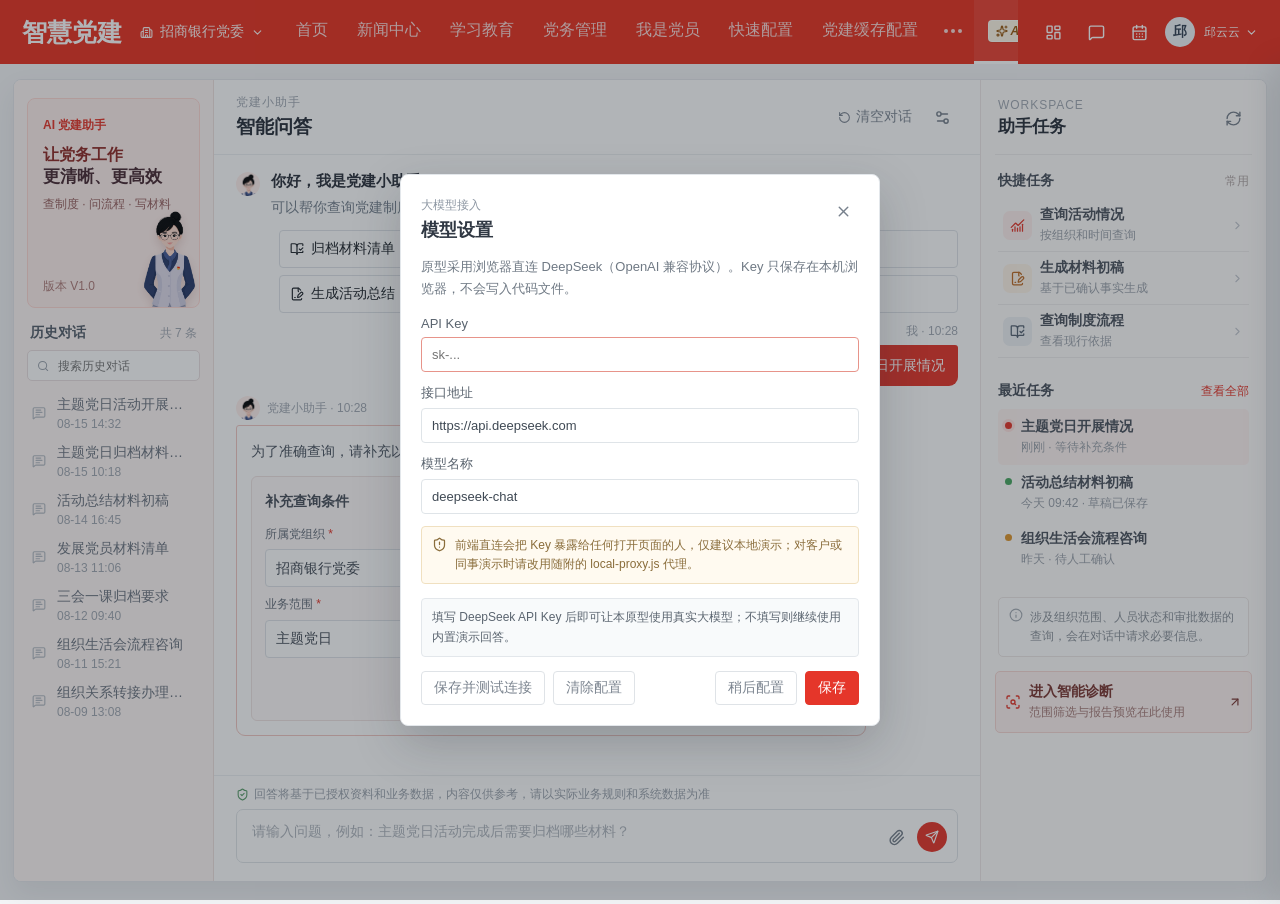
<file: index.html>
<!doctype html>
<html lang="zh-CN">
  <head>
    <meta charset="UTF-8" />
    <meta name="viewport" content="width=device-width, initial-scale=1.0" />
    <title>智慧党建 | 智能问答工作台</title>
    <link rel="stylesheet" href="./styles.css" />
  </head>
  <body>
    <div class="app-shell">
      <header class="topbar">
        <div class="brand-lockup">
          <span class="brand-mark">智慧党建</span>
          <span class="org-switcher"><i data-lucide="building-2"></i>招商银行党委<i data-lucide="chevron-down"></i></span>
        </div>
        <nav class="top-nav" aria-label="主导航">
          <a href="#">首页</a>
          <a href="#">新闻中心</a>
          <a href="#">学习教育</a>
          <a id="partyManagementNav" href="#contextBusinessPage">党务管理</a>
          <a href="#">我是党员</a>
          <a href="#">快速配置</a>
          <a href="#">党建缓存配置</a>
          <a class="nav-more" href="#" title="更多功能" aria-label="更多功能"><i data-lucide="more-horizontal"></i></a>
          <a class="assistant-top-entry" id="assistantNav" href="#fullAssistantPage"><span class="nav-ai-badge"><i data-lucide="sparkles"></i><em>AI</em></span><span class="assistant-nav-text">党建助手</span></a>
        </nav>
        <div class="top-actions">
          <button class="icon-button" title="工作台" aria-label="工作台"><i data-lucide="layout-dashboard"></i></button>
          <button class="icon-button" title="消息" aria-label="消息"><i data-lucide="message-square"></i></button>
          <button class="icon-button" title="日程" aria-label="日程"><i data-lucide="calendar-days"></i></button>
          <span class="role-label"><i data-lucide="user-round"></i>党支部/总支工作人员</span>
          <div class="user-avatar">邱</div>
          <span class="user-name">邱云云<i data-lucide="chevron-down"></i></span>
        </div>
      </header>

      <div class="body-shell">
        <aside class="sidebar">
          <nav class="sidebar-menu" id="sidebarMenu" aria-label="党务管理菜单">
            <div class="nav-entry"><button class="nav-level-1" id="sidebarPartyManagementNav" type="button"><i data-lucide="network"></i><span>党务首页</span></button></div>
            <div class="nav-entry">
              <button class="nav-level-1 has-children" type="button" data-nav-toggle="orgMenu" aria-expanded="false"><i data-lucide="building-2"></i><span>党组织管理</span><i class="side-chevron" data-lucide="chevron-right"></i></button>
              <div class="nav-level-2-menu" id="orgMenu">
                <div class="nav-level-2-row">
                  <button class="nav-level-2 has-children" type="button" data-nav-toggle="orgStructureMenu" aria-expanded="false"><span>党组织架构</span><i data-lucide="chevron-right"></i></button>
                  <div class="nav-level-3-menu" id="orgStructureMenu">
                    <button class="nav-level-3" type="button">党组织设置</button>
                    <button class="nav-level-3" type="button">党组织委员设置</button>
                    <button class="nav-level-3" type="button">党组织工作人员设置</button>
                    <button class="nav-level-3" type="button">党小组设置</button>
                  </div>
                </div>
                <div class="nav-level-2-row">
                  <button class="nav-level-2 has-children" type="button" data-nav-toggle="orgAdjustMenu" aria-expanded="false"><span>组织调整</span><i data-lucide="chevron-right"></i></button>
                  <div class="nav-level-3-menu" id="orgAdjustMenu">
                    <button class="nav-level-3" type="button">党组织换届</button>
                    <button class="nav-level-3" type="button">党组织更名</button>
                    <button class="nav-level-3" type="button">隶属机构变更</button>
                  </div>
                </div>
                <div class="nav-level-2-row"><button class="nav-level-2" type="button"><span>党组织成立</span></button></div>
                <div class="nav-level-2-row"><button class="nav-level-2" type="button"><span>党组织撤销</span></button></div>
                <div class="nav-level-2-row">
                  <button class="nav-level-2 has-children" type="button" data-nav-toggle="orgChangeMenu" aria-expanded="false"><span>党组织换届</span><i data-lucide="chevron-right"></i></button>
                  <div class="nav-level-3-menu" id="orgChangeMenu">
                    <button class="nav-level-3" type="button">按期换届</button>
                    <button class="nav-level-3" type="button">提前换届</button>
                    <button class="nav-level-3" type="button">延期换届</button>
                    <button class="nav-level-3" type="button">延期换届申请</button>
                  </div>
                </div>
                <div class="nav-level-2-row">
                  <button class="nav-level-2 has-children" type="button" data-nav-toggle="committeeElectionMenu" aria-expanded="false"><span>党组织委员改选</span><i data-lucide="chevron-right"></i></button>
                  <div class="nav-level-3-menu" id="committeeElectionMenu">
                    <button class="nav-level-3" type="button">委员增补选</button>
                    <button class="nav-level-3" type="button">隶属机构变更</button>
                  </div>
                </div>
                <div class="nav-level-2-row"><button class="nav-level-2" type="button"><span>党内职务筛查</span></button></div>
                <div class="nav-level-2-row">
                  <button class="nav-level-2 has-children" type="button" data-nav-toggle="orgStatisticsMenu" aria-expanded="false"><span>党组织统计</span><i data-lucide="chevron-right"></i></button>
                  <div class="nav-level-3-menu" id="orgStatisticsMenu">
                    <button class="nav-level-3" type="button">党组织统计列表</button>
                    <button class="nav-level-3" type="button">生成公文管理</button>
                  </div>
                </div>
              </div>
            </div>
            <div class="nav-entry">
              <button class="nav-level-1 has-children is-open has-active-child" type="button" data-nav-toggle="memberMenu" aria-expanded="true"><i data-lucide="users"></i><span>党员管理</span><i class="side-chevron" data-lucide="chevron-right"></i></button>
              <div class="nav-level-2-menu open" id="memberMenu">
                <div class="nav-level-2-row">
                  <button class="nav-level-2 has-children" type="button" data-nav-toggle="memberInfoMenu" aria-expanded="false"><span>党员信息</span><i data-lucide="chevron-right"></i></button>
                  <div class="nav-level-3-menu" id="memberInfoMenu">
                    <button class="nav-level-3" type="button">党员列表</button>
                    <button class="nav-level-3" type="button">无归属党员部门筛查</button>
                    <button class="nav-level-3" type="button">归属调整记录</button>
                    <button class="nav-level-3" type="button">党员信息统计</button>
                  </div>
                </div>
                <div class="nav-level-2-row"><button class="nav-level-2 active" id="contextBusinessNav" type="button"><span>组织关系转接</span></button></div>
                <div class="nav-level-2-row">
                  <button class="nav-level-2 has-children" type="button" data-nav-toggle="developMemberMenu" aria-expanded="false"><span>发展党员</span><i data-lucide="chevron-right"></i></button>
                  <div class="nav-level-3-menu" id="developMemberMenu">
                    <button class="nav-level-3" type="button">发展党员审批</button>
                    <button class="nav-level-3" type="button">预备党员转正</button>
                  </div>
                </div>
              </div>
            </div>
            <div class="nav-entry">
              <button class="nav-level-1 has-children" type="button" data-nav-toggle="lifeMenu" aria-expanded="false"><i data-lucide="calendar-check-2"></i><span>组织生活管理</span><i class="side-chevron" data-lucide="chevron-right"></i></button>
              <div class="nav-level-2-menu" id="lifeMenu">
                <div class="nav-level-2-row">
                  <button class="nav-level-2 has-children" type="button" data-nav-toggle="meetingMenu" aria-expanded="false"><span>三会一课</span><i data-lucide="chevron-right"></i></button>
                  <div class="nav-level-3-menu" id="meetingMenu">
                    <button class="nav-level-3" type="button">支部党员大会</button>
                    <button class="nav-level-3" type="button">支委会</button>
                    <button class="nav-level-3" type="button">党小组会</button>
                    <button class="nav-level-3" type="button">讲党课</button>
                  </div>
                </div>
                <div class="nav-level-2-row"><button class="nav-level-2" type="button"><span>组织生活会</span></button></div>
                <div class="nav-level-2-row"><button class="nav-level-2" type="button"><span>通用会议</span></button></div>
                <div class="nav-level-2-row"><button class="nav-level-2" type="button"><span>主题党日活动</span></button></div>
              </div>
            </div>
            <div class="nav-entry">
              <button class="nav-level-1 has-children" type="button" data-nav-toggle="feeMenu" aria-expanded="false"><i data-lucide="landmark"></i><span>党费管理</span><i class="side-chevron" data-lucide="chevron-right"></i></button>
              <div class="nav-level-2-menu" id="feeMenu">
                <div class="nav-level-2-row">
                  <button class="nav-level-2 has-children" type="button" data-nav-toggle="feeIncomeMenu" aria-expanded="false"><span>党费收入</span><i data-lucide="chevron-right"></i></button>
                  <div class="nav-level-3-menu" id="feeIncomeMenu">
                    <button class="nav-level-3" type="button">党费收入台账</button>
                  </div>
                </div>
                <div class="nav-level-2-row">
                  <button class="nav-level-2 has-children" type="button" data-nav-toggle="feeExpenseMenu" aria-expanded="false"><span>党费支出</span><i data-lucide="chevron-right"></i></button>
                  <div class="nav-level-3-menu" id="feeExpenseMenu">
                    <button class="nav-level-3" type="button">党费预算方案</button>
                    <button class="nav-level-3" type="button">党费使用申请</button>
                    <button class="nav-level-3" type="button">党费报销申请</button>
                    <button class="nav-level-3" type="button">预算使用情况</button>
                    <button class="nav-level-3" type="button">党费支出台账</button>
                  </div>
                </div>
                <div class="nav-level-2-row">
                  <button class="nav-level-2 has-children" type="button" data-nav-toggle="feeStatisticsMenu" aria-expanded="false"><span>党费统计</span><i data-lucide="chevron-right"></i></button>
                  <div class="nav-level-3-menu" id="feeStatisticsMenu">
                    <button class="nav-level-3" type="button">党费结存统计</button>
                    <button class="nav-level-3" type="button">党费收支统计</button>
                    <button class="nav-level-3" type="button">党费使用统计</button>
                  </div>
                </div>
              </div>
            </div>
            <div class="nav-entry"><button class="nav-level-1" type="button"><i data-lucide="vote"></i><span>投票评议</span></button></div>
            <div class="nav-entry">
              <button class="nav-level-1 has-children" type="button" data-nav-toggle="systemMenu" aria-expanded="false"><i data-lucide="settings"></i><span>系统配置</span><i class="side-chevron" data-lucide="chevron-right"></i></button>
              <div class="nav-level-2-menu" id="systemMenu">
                <div class="nav-level-2-row">
                  <button class="nav-level-2 has-children" type="button" data-nav-toggle="permissionMenu" aria-expanded="false"><span>权限管理</span><i data-lucide="chevron-right"></i></button>
                  <div class="nav-level-3-menu" id="permissionMenu">
                    <button class="nav-level-3" type="button">党委权限包</button>
                    <button class="nav-level-3" type="button">党委工作权限设置</button>
                    <button class="nav-level-3" type="button">党内职务权限管理</button>
                  </div>
                </div>
                <div class="nav-level-2-row"><button class="nav-level-2" type="button"><span>党内职务设置</span></button></div>
                <div class="nav-level-2-row">
                  <button class="nav-level-2 has-children" type="button" data-nav-toggle="staffMenu" aria-expanded="false"><span>机构员工管理</span><i data-lucide="chevron-right"></i></button>
                  <div class="nav-level-3-menu" id="staffMenu">
                    <button class="nav-level-3" type="button">机构管理</button>
                    <button class="nav-level-3" type="button">员工管理</button>
                  </div>
                </div>
                <div class="nav-level-2-row"><button class="nav-level-2" type="button"><span>首页配置</span></button></div>
                <div class="nav-level-2-row">
                  <button class="nav-level-2 has-children" type="button" data-nav-toggle="meetingConfigMenu" aria-expanded="false"><span>三会一课配置</span><i data-lucide="chevron-right"></i></button>
                  <div class="nav-level-3-menu" id="meetingConfigMenu"><button class="nav-level-3" type="button">会议议题类型</button></div>
                </div>
                <div class="nav-level-2-row">
                  <button class="nav-level-2 has-children" type="button" data-nav-toggle="feeConfigMenu" aria-expanded="false"><span>党费设置</span><i data-lucide="chevron-right"></i></button>
                  <div class="nav-level-3-menu" id="feeConfigMenu">
                    <button class="nav-level-3" type="button">党费使用范围</button>
                    <button class="nav-level-3" type="button">党费科目配置</button>
                  </div>
                </div>
              </div>
            </div>
            <div class="nav-entry">
              <button class="nav-level-1 has-children" type="button" data-nav-toggle="informationMenu" aria-expanded="false"><i data-lucide="newspaper"></i><span>资讯管理</span><i class="side-chevron" data-lucide="chevron-right"></i></button>
              <div class="nav-level-2-menu" id="informationMenu">
                <div class="nav-level-2-row"><button class="nav-level-2" type="button"><span>栏目管理</span></button></div>
                <div class="nav-level-2-row"><button class="nav-level-2" type="button"><span>新闻中心管理</span></button></div>
                <div class="nav-level-2-row"><button class="nav-level-2" type="button"><span>学习教育管理</span></button></div>
                <div class="nav-level-2-row"><button class="nav-level-2" type="button"><span>自定义资讯管理</span></button></div>
                <div class="nav-level-2-row"><button class="nav-level-2" type="button"><span>党务公开</span></button></div>
              </div>
            </div>
          </nav>
          <button class="sidebar-collapse" title="收起侧栏" aria-label="收起侧栏"><i data-lucide="chevron-left"></i></button>
          <div class="sidebar-footer">
            <span>系统版本 V1.2.0</span>
            <span>帮助中心</span>
          </div>
        </aside>

        <main class="main-content">
          <div class="system-tabs" aria-label="系统页签">
            <span>页签名称</span><span>页签名称</span><button class="active">组织关系转入 <i data-lucide="x"></i></button>
          </div>
          <div class="content-inner">
            <section class="business-page transfer-page active" id="contextBusinessPage" aria-label="组织关系转入页面">
              <nav class="business-breadcrumb" aria-label="面包屑导航">
                <a href="#contextBusinessPage">党务管理</a><i data-lucide="chevron-right"></i>
                <a href="#contextBusinessPage">党员管理</a><i data-lucide="chevron-right"></i>
                <a href="#contextBusinessPage">组织关系转接</a><i data-lucide="chevron-right"></i>
                <span aria-current="page">组织关系转入</span>
              </nav>
              <div class="transfer-layout">
                <aside class="transfer-tree">
                  <div class="tree-search"><input placeholder="请输入党组织名称" /><button title="搜索" aria-label="搜索"><i data-lucide="search"></i></button></div>
                  <div class="tree-scroll" id="transferOrgTree" aria-label="党组织层级树">
                    <div class="tree-item is-open" data-tree-level="1">
                      <div class="tree-row">
                        <button class="tree-expander" type="button" aria-label="收起招商银行根党委" aria-expanded="true"><i data-lucide="chevron-right"></i></button>
                        <button class="tree-node root" type="button"><strong>招商银行根党委</strong></button>
                      </div>
                      <div class="tree-children tree-level-2">
                        <div class="tree-item" data-tree-level="2">
                          <div class="tree-row">
                            <button class="tree-expander" type="button" aria-label="展开招商银行本部党委" aria-expanded="false"><i data-lucide="chevron-right"></i></button>
                            <button class="tree-node" type="button"><span>招商银行本部党委</span></button>
                          </div>
                          <div class="tree-children tree-level-3 is-collapsed">
                            <div class="tree-item" data-tree-level="3">
                              <div class="tree-row"><span class="tree-expander-spacer" aria-hidden="true"></span><button class="tree-node" type="button"><span>本部机关党总支</span></button></div>
                            </div>
                          </div>
                        </div>
                        <div class="tree-item is-open" data-tree-level="2">
                          <div class="tree-row">
                            <button class="tree-expander" type="button" aria-label="收起招商银行深圳分行党委" aria-expanded="true"><i data-lucide="chevron-right"></i></button>
                            <button class="tree-node" type="button"><span>招商银行深圳分行党委</span></button>
                          </div>
                          <div class="tree-children tree-level-3">
                            <div class="tree-item is-open" data-tree-level="3">
                              <div class="tree-row">
                                <button class="tree-expander" type="button" aria-label="收起深圳分行公司金融党总支" aria-expanded="true"><i data-lucide="chevron-right"></i></button>
                                <button class="tree-node" type="button"><span>深圳分行公司金融党总支</span></button>
                              </div>
                              <div class="tree-children tree-level-4">
                                <div class="tree-item is-selected" data-tree-level="4">
                                  <div class="tree-row"><span class="tree-expander-spacer" aria-hidden="true"></span><button class="tree-node" type="button"><span>公司金融党总支第一党支部</span></button></div>
                                </div>
                                <div class="tree-item" data-tree-level="4">
                                  <div class="tree-row"><span class="tree-expander-spacer" aria-hidden="true"></span><button class="tree-node" type="button"><span>公司金融党总支第二党支部</span></button></div>
                                </div>
                              </div>
                            </div>
                            <div class="tree-item" data-tree-level="3">
                              <div class="tree-row">
                                <button class="tree-expander" type="button" aria-label="展开深圳分行零售金融党总支" aria-expanded="false"><i data-lucide="chevron-right"></i></button>
                                <button class="tree-node" type="button"><span>深圳分行零售金融党总支</span></button>
                              </div>
                              <div class="tree-children tree-level-4 is-collapsed">
                                <div class="tree-item" data-tree-level="4">
                                  <div class="tree-row"><span class="tree-expander-spacer" aria-hidden="true"></span><button class="tree-node" type="button"><span>零售金融党总支第一党支部</span></button></div>
                                </div>
                              </div>
                            </div>
                          </div>
                        </div>
                        <div class="tree-item" data-tree-level="2">
                          <div class="tree-row">
                            <button class="tree-expander" type="button" aria-label="展开招商银行合肥分行党委" aria-expanded="false"><i data-lucide="chevron-right"></i></button>
                            <button class="tree-node" type="button"><span>招商银行合肥分行党委</span></button>
                          </div>
                          <div class="tree-children tree-level-3 is-collapsed">
                            <div class="tree-item" data-tree-level="3"><div class="tree-row"><span class="tree-expander-spacer" aria-hidden="true"></span><button class="tree-node" type="button"><span>合肥分行党总支</span></button></div></div>
                          </div>
                        </div>
                        <div class="tree-item" data-tree-level="2"><div class="tree-row"><span class="tree-expander-spacer" aria-hidden="true"></span><button class="tree-node" type="button"><span>招商银行杭州分行党委</span></button></div></div>
                        <div class="tree-item" data-tree-level="2"><div class="tree-row"><span class="tree-expander-spacer" aria-hidden="true"></span><button class="tree-node" type="button"><span>招商银行南京分行党委</span></button></div></div>
                        <div class="tree-item" data-tree-level="2"><div class="tree-row"><span class="tree-expander-spacer" aria-hidden="true"></span><button class="tree-node" type="button"><span>招商银行上海分行党委</span></button></div></div>
                        <div class="tree-item" data-tree-level="2"><div class="tree-row"><span class="tree-expander-spacer" aria-hidden="true"></span><button class="tree-node" type="button"><span>招商银行北京分行党委</span></button></div></div>
                      </div>
                    </div>
                  </div>
                </aside>
                <section class="transfer-content">
                  <div class="transfer-stage-tabs" role="tablist" aria-label="组织关系转入状态">
                    <button role="tab"><span>未办结</span><b>40</b></button>
                    <button class="active" role="tab" aria-selected="true"><span>接收介绍信</span><b>24</b><i data-lucide="check"></i></button>
                    <button role="tab"><span>返还回执</span><b>20</b></button>
                    <button role="tab"><span>检查档案</span><b>10</b></button>
                    <button class="settled" role="tab"><span>已办结</span><b>40</b></button>
                  </div>
                  <form class="transfer-filter-form" id="transferQueryForm">
                    <label>员工编号<div><input placeholder="请输入" /></div></label>
                    <label>生成时间<div class="date-range"><input placeholder="开始时间" /><span>至</span><input placeholder="结束时间" /><i data-lucide="calendar-days"></i></div></label>
                    <div class="transfer-query-actions"><button type="reset" class="transfer-reset">重置</button><button type="submit" class="transfer-query">查询</button></div>
                  </form>
                  <div class="transfer-toolbar"><button class="transfer-primary" id="transferAdd"><i data-lucide="circle-plus"></i>转入新增</button><button>催转</button><button>设置频率</button><button>导入</button><button>导出名单</button></div>
                  <div class="transfer-table-wrap">
                    <table class="transfer-table">
                      <thead><tr><th><input type="checkbox" aria-label="全选" /></th><th>员工编号</th><th>姓名</th><th>部门</th><th>政治面貌</th><th>生成时间</th><th>状态</th><th>操作</th></tr></thead>
                      <tbody>
                        <tr><td><input type="checkbox" aria-label="选择廖鸿山" /></td><td class="transfer-number">1000000</td><td>廖鸿山</td><td>一号部门名称</td><td>中国共产党党员</td><td>2022-06-10 09:27:49</td><td><span class="transfer-status done"></span>已办结</td><td><button>编辑</button><button>删除</button></td></tr>
                        <tr><td><input type="checkbox" aria-label="选择蔡泽" /></td><td class="transfer-number">7911447</td><td>蔡泽</td><td>一号部门名称</td><td>中国共产党党员</td><td>2022-05-30 12:37:31</td><td><span class="transfer-status waiting"></span>未办结</td><td><button>编辑</button><button>删除</button></td></tr>
                        <tr><td><input type="checkbox" aria-label="选择侯绿" /></td><td class="transfer-number">9457549</td><td>侯绿</td><td>一号部门名称</td><td>中国共产党党员</td><td>2022-08-14 08:44:35</td><td><span class="transfer-status done"></span>已办结</td><td><button>编辑</button><button>删除</button></td></tr>
                        <tr><td><input type="checkbox" aria-label="选择许霖仲" /></td><td class="transfer-number">3410792</td><td>许霖仲</td><td>一号部门名称</td><td>中国共产党党员</td><td>2022-09-17 13:40:48</td><td><span class="transfer-status done"></span>已办结</td><td><button>编辑</button><button>删除</button></td></tr>
                        <tr><td><input type="checkbox" aria-label="选择卢毛雪" /></td><td class="transfer-number">3688584</td><td>卢毛雪</td><td>一号部门名称</td><td>中国共产党党员</td><td>2022-10-07 15:22:54</td><td><span class="transfer-status waiting"></span>未办结</td><td><button>编辑</button><button>删除</button></td></tr>
                        <tr><td><input type="checkbox" aria-label="选择潘煜" /></td><td class="transfer-number">2073490</td><td>潘煜</td><td>一号部门名称</td><td>中国共产党党员</td><td>2022-06-13 12:33:17</td><td><span class="transfer-status done"></span>已办结</td><td><button>编辑</button><button>删除</button></td></tr>
                        <tr><td><input type="checkbox" aria-label="选择顾国龙" /></td><td class="transfer-number">6971128</td><td>顾国龙</td><td>一号部门名称</td><td>中国共产党党员</td><td>2022-10-09 11:27:38</td><td><span class="transfer-status waiting"></span>未办结</td><td><button>编辑</button><button>删除</button></td></tr>
                      </tbody>
                    </table>
                  </div>
                  <div class="transfer-pagination"><span>共 12 个应用</span><button title="上一页" aria-label="上一页"><i data-lucide="chevron-left"></i></button><button class="active">1</button><span>···</span><button>4</button><button>5</button><button>6</button><button>7</button><span>···</span><button>50</button><button title="下一页" aria-label="下一页"><i data-lucide="chevron-right"></i></button><button class="page-size">10 / 页 <i data-lucide="chevron-down"></i></button><span>跳至</span><input aria-label="跳转页码" /><span>页</span></div>
                </section>
              </div>
            </section>

            <section class="diagnosis-page" id="diagnosisPage" aria-label="智能诊断页面">
              <div class="diagnosis-workbench">
                <aside class="diagnosis-task-list" aria-label="诊断任务列表">
                  <div class="diagnosis-panel-title"><div><span class="page-eyebrow">AI 党建助手</span><h1>诊断任务</h1></div><button class="icon-action" id="refreshDiagnosisTasks" type="button" title="刷新任务" aria-label="刷新任务"><i data-lucide="refresh-cw"></i></button></div>
                  <button class="diagnosis-new-task" id="newDiagnosisTask" type="button"><i data-lucide="plus"></i>新建诊断</button>
                  <div class="diagnosis-task-group"><span class="diagnosis-task-label">进行中</span>
                    <button class="diagnosis-task active" type="button" data-diagnosis-task="monthly"><span class="diagnosis-task-icon"><i data-lucide="scan-search"></i></span><span><strong>7 月主题党日诊断</strong><small>招商银行党委 · 处理中</small></span><i data-lucide="chevron-right"></i></button>
                    <button class="diagnosis-task" type="button" data-diagnosis-task="development"><span class="diagnosis-task-icon"><i data-lucide="file-check-2"></i></span><span><strong>党员发展材料核验</strong><small>总行营业部党委 · 待开始</small></span><i data-lucide="chevron-right"></i></button>
                  </div>
                  <div class="diagnosis-task-group"><span class="diagnosis-task-label">已完成</span>
                    <button class="diagnosis-task" type="button" data-diagnosis-task="recheck"><span class="diagnosis-task-icon completed"><i data-lucide="circle-check"></i></span><span><strong>组织生活会整改回检</strong><small>2026-07-18 · 已生成报告</small></span><i data-lucide="chevron-right"></i></button>
                    <button class="diagnosis-task" type="button" data-diagnosis-task="meeting"><span class="diagnosis-task-icon completed"><i data-lucide="clipboard-check"></i></span><span><strong>二季度三会一课诊断</strong><small>2026-07-09 · 已生成报告</small></span><i data-lucide="chevron-right"></i></button>
                  </div>
                </aside>

                <section class="diagnosis-config-panel" aria-label="诊断范围配置">
                  <div class="diagnosis-panel-title"><div><span class="page-eyebrow">诊断范围</span><h2 id="diagnosisTitle">7 月主题党日诊断</h2></div><span class="diagnosis-status" id="diagnosisStatus"><i data-lucide="clock-3"></i>待执行</span></div>
                  <p class="diagnosis-config-intro">选择业务、时间和组织范围后发起诊断。系统将按已授权材料、在线流程和对应规则生成报告。</p>
                  <form class="diagnosis-scope-form" id="diagnosisScopeForm">
                    <label>业务范围
                      <select id="diagnosisBusiness" aria-label="选择诊断业务范围">
                        <option value="主题党日">主题党日</option>
                        <option value="党员发展">党员发展</option>
                        <option value="三会一课">三会一课</option>
                        <option value="组织生活会">组织生活会</option>
                      </select>
                    </label>
                    <label>时间范围
                      <select id="diagnosisTime" aria-label="选择诊断时间范围">
                        <option value="2026 年 7 月">2026 年 7 月</option>
                        <option value="2026 年第 2 季度">2026 年第 2 季度</option>
                        <option value="近 30 天">近 30 天</option>
                        <option value="近 90 天">近 90 天</option>
                      </select>
                    </label>
                    <label>组织范围
                      <select id="diagnosisOrganization" aria-label="选择诊断组织范围">
                        <option value="招商银行党委及下属组织">招商银行党委及下属组织</option>
                        <option value="总行营业部党委">总行营业部党委</option>
                        <option value="上海分行党委及下属组织">上海分行党委及下属组织</option>
                        <option value="南京分行党委及下属组织">南京分行党委及下属组织</option>
                      </select>
                    </label>
                    <div class="diagnosis-form-actions"><button class="business-primary" id="runDiagnosis" type="submit"><i data-lucide="scan-search"></i>开始诊断</button><button class="outline-action" id="resetDiagnosis" type="button"><i data-lucide="rotate-ccw"></i>重置</button></div>
                  </form>
                  <div class="diagnosis-scope-note"><i data-lucide="shield-check"></i><span>报告仅使用当前角色已授权的业务数据；涉及整改任务、材料归档和通知发送时，需在后续页面确认后执行。</span></div>
                </section>

                <section class="diagnosis-report-panel" aria-label="诊断报告展示区">
                  <div class="diagnosis-report-heading"><div><span class="page-eyebrow">诊断报告</span><h2 id="diagnosisReportTitle">7 月主题党日诊断报告</h2><p id="diagnosisReportMeta">报告更新时间：等待执行诊断</p></div><button class="icon-action" id="previewDiagnosisReport" type="button" title="预览报告" aria-label="预览报告"><i data-lucide="maximize-2"></i></button></div>
                  <div class="diagnosis-report-scroll" id="diagnosisReportContent">
                    <section class="diagnosis-report-section" data-diagnosis-section="basic"><h3>基本信息</h3><dl class="diagnosis-basic-info"><div><dt>业务类型</dt><dd id="reportBusiness">主题党日</dd></div><div><dt>时间范围</dt><dd id="reportTime">2026 年 7 月</dd></div><div><dt>组织范围</dt><dd id="reportOrganization">招商银行党委及下属组织</dd></div><div><dt>诊断状态</dt><dd id="reportStatus">待执行</dd></div></dl></section>
                    <section class="diagnosis-report-section" data-diagnosis-section="statistics"><h3>问题统计</h3><div class="diagnosis-report-metrics" id="diagnosisReportMetrics"><div><b>--</b><span>检查对象</span></div><div><b>--</b><span>发现问题</span></div><div><b>--</b><span>需整改</span></div><div><b>--</b><span>无需整改</span></div></div></section>
                    <section class="diagnosis-report-section" data-diagnosis-section="issues"><h3>诊断问题</h3><div class="diagnosis-issue-list" id="diagnosisIssueList"><div class="diagnosis-empty-report"><i data-lucide="file-search"></i><span>设置诊断范围后点击“开始诊断”，报告将在此展示问题、证据和处理要求。</span></div></div></section>
                    <section class="diagnosis-report-section is-hidden" data-diagnosis-section="recheck" id="diagnosisRecheckSection"><h3>整改/差异情况</h3><div id="diagnosisRecheckContent"></div></section>
                    <section class="diagnosis-report-section" data-diagnosis-section="summary"><h3>诊断总结</h3><p class="diagnosis-summary" id="diagnosisSummary">当前尚未生成诊断结论。</p></section>
                  </div>
                  <div class="diagnosis-report-footer"><button class="outline-action" id="downloadDiagnosisReport" type="button"><i data-lucide="download"></i>下载报告</button><button class="business-primary" id="startRecheck" type="button"><i data-lucide="refresh-cw"></i>发起回检</button></div>
                </section>
              </div>
            </section>

            <div class="modal-backdrop" id="rectificationDialog" aria-hidden="true">
              <section class="rectification-dialog" role="dialog" aria-modal="true" aria-labelledby="rectificationDialogTitle">
                <div class="rectification-dialog-header"><div><span class="page-eyebrow">整改闭环</span><h2 id="rectificationDialogTitle">通知整改</h2></div><button class="icon-action" id="closeRectificationDialog" type="button" title="关闭" aria-label="关闭"><i data-lucide="x"></i></button></div>
                <p class="rectification-dialog-intro" id="rectificationIssueSummary">请为当前问题设置整改责任人和期限。</p>
                <form id="rectificationForm">
                  <label>整改人<select id="rectifierSelect" required><option value="党支部组织委员">党支部组织委员</option><option value="党支部书记">党支部书记</option><option value="党支部档案管理员">党支部档案管理员</option></select></label>
                  <label>整改期限（天）<input id="rectificationDays" type="number" min="1" max="365" value="7" required /></label>
                  <label>备注<textarea id="rectificationNote" rows="3" placeholder="补充整改要求或提醒事项"></textarea></label>
                  <div class="rectification-dialog-actions"><button class="outline-action" id="cancelRectification" type="button">取消</button><button class="business-primary" type="submit"><i data-lucide="send"></i>发送通知</button></div>
                </form>
              </section>
            </div>

            <section class="assistant-workbench full-assistant-page" id="fullAssistantPage" aria-label="智能问答工作台">
              <aside class="assistant-rail">
                <div class="assistant-identity">
                  <div class="assistant-kicker">AI 党建助手</div>
                  <h1>让党务工作<br /><strong>更清晰、更高效</strong></h1>
                  <p>查制度 · 问流程 · 写材料</p>
                  <div class="ip-stage">
                    <img src="./assets/assistant.png" alt="党建小助手" />
                  </div>
                  <div class="assistant-version">版本 V1.0</div>
                </div>
                <div class="history-heading"><span>历史对话</span><small>共 7 条</small></div>
                <div class="session-search"><i data-lucide="search"></i><input id="historySearch" placeholder="搜索历史对话" /></div>
                <div class="history-list">
                  <button class="history-item" data-history-question="帮我查询主题党日开展情况" data-history-answer="近 30 天招商银行党委共开展主题党日活动 12 次，其中 9 次已完成归档，3 次待补充材料。"><i data-lucide="message-square-text"></i><span><strong>主题党日活动开展情况</strong><small>08-15 14:32</small></span></button>
                  <button class="history-item" data-history-question="主题党日活动完成后需要归档哪些材料？" data-history-answer="通常需归档活动方案、通知、签到表、现场照片、会议或活动记录、学习材料及活动总结，具体以本单位现行制度为准。"><i data-lucide="message-square-text"></i><span><strong>主题党日归档材料清单</strong><small>08-15 10:18</small></span></button>
                  <button class="history-item" data-history-question="帮我生成主题党日活动总结" data-history-answer="可以生成。请补充活动主题、日期、地点、参与人数和主要内容，我会先生成表单供你确认。"><i data-lucide="message-square-text"></i><span><strong>活动总结材料初稿</strong><small>08-14 16:45</small></span></button>
                  <button class="history-item" data-history-question="发展党员需要准备哪些材料？" data-history-answer="材料会随发展阶段变化，通常包括入党申请、培养考察、政治审查、培训、支部大会及审批备案等材料。"><i data-lucide="message-square-text"></i><span><strong>发展党员材料清单</strong><small>08-13 11:06</small></span></button>
                  <button class="history-item" data-history-question="三会一课材料归档有什么要求？" data-history-answer="应保证会议时间、地点、主持人、参会人员、议题、讨论过程和决议完整，并确保签到、照片与会议记录相互对应。"><i data-lucide="message-square-text"></i><span><strong>三会一课归档要求</strong><small>08-12 09:40</small></span></button>
                  <button class="history-item" data-history-question="组织生活会材料被退回，下一步怎么处理？" data-history-answer="先查看退回原因和具体材料项，修订后重新提交；如流程节点已锁定，需要联系上级党组织确认后续处理方式。"><i data-lucide="message-square-text"></i><span><strong>组织生活会流程咨询</strong><small>08-11 15:21</small></span></button>
                  <button class="history-item" data-history-question="组织关系转入如何办理？" data-history-answer="需核对党员身份、介绍信、原党组织、转入党组织和有效期限等信息，确认无误后发起组织关系转入流程。"><i data-lucide="message-square-text"></i><span><strong>组织关系转接办理指引</strong><small>08-09 13:08</small></span></button>
                </div>
              </aside>

              <section class="chat-panel">
                <div class="chat-header">
                  <div>
                    <div class="eyebrow">党建小助手</div>
                    <h2>智能问答</h2>
                  </div>
                  <div class="chat-header-actions">
                    <button class="subtle-button" id="clearChat"><i data-lucide="rotate-ccw"></i>清空对话</button>
                  </div>
                </div>

                <div class="chat-scroll" id="chatScroll">
                  <div class="welcome-block">
                    <div class="welcome-avatar"><img src="./assets/assistant.png" alt="" /></div>
                    <div>
                      <h3>你好，我是党建小助手</h3>
                      <p>可以帮你查询党建制度与流程、查看权限内业务状态，或协助生成党务材料。</p>
                    </div>
                  </div>

                  <div class="quick-prompts">
                    <button data-prompt="主题党日活动完成后需要归档哪些材料？"><i data-lucide="book-open-check"></i>归档材料清单</button>
                    <button data-prompt="帮我查询主题党日开展情况"><i data-lucide="chart-no-axes-combined"></i>查询活动情况</button>
                    <button data-prompt="帮我生成主题党日活动总结"><i data-lucide="file-pen-line"></i>生成活动总结</button>
                    <button data-prompt="组织生活会材料被退回，下一步怎么处理？"><i data-lucide="route"></i>流程问题咨询</button>
                  </div>

                  <div class="message user-message">
                    <div class="message-meta">我 · 10:28</div>
                    <div class="user-bubble">帮我查询主题党日开展情况</div>
                  </div>

                  <div class="message assistant-message">
                    <div class="message-meta assistant-meta"><span class="small-avatar"><img src="./assets/assistant.png" alt="" /></span>党建小助手 · 10:28</div>
                    <div class="assistant-bubble">
                      <p>为了准确查询，请补充以下信息。查询范围只在你有权限的组织内生效。</p>
                      <form class="constraint-form" id="queryForm">
                        <div class="form-title"><span>补充查询条件</span><span class="required-note">* 为必填项</span></div>
                        <label class="field-label">所属党组织 <span>*</span></label>
                        <button class="select-field" type="button" data-select="org"><span id="orgValue">招商银行党委</span><i data-lucide="chevron-down"></i></button>
                        <div class="select-menu" data-menu="org">
                          <button type="button" data-value="招商银行党委">招商银行党委</button>
                          <button type="button" data-value="招商银行本部党委">招商银行本部党委</button>
                          <button type="button" data-value="安徽省下级机构">安徽省下级机构</button>
                        </div>
                        <div class="two-fields">
                          <div>
                            <label class="field-label">业务范围 <span>*</span></label>
                            <button class="select-field" type="button" data-select="business"><span id="businessValue">主题党日</span><i data-lucide="chevron-down"></i></button>
                            <div class="select-menu" data-menu="business">
                              <button type="button" data-value="主题党日">主题党日</button>
                              <button type="button" data-value="三会一课">三会一课</button>
                              <button type="button" data-value="组织生活会">组织生活会</button>
                            </div>
                          </div>
                          <div>
                            <label class="field-label">时间范围 <span>*</span></label>
                            <button class="select-field" type="button" data-select="time"><span id="timeValue">近 30 天</span><i data-lucide="chevron-down"></i></button>
                            <div class="select-menu" data-menu="time">
                              <button type="button" data-value="近 7 天">近 7 天</button>
                              <button type="button" data-value="近 30 天">近 30 天</button>
                              <button type="button" data-value="本季度">本季度</button>
                            </div>
                          </div>
                        </div>
                        <div class="form-actions">
                          <button type="button" class="ghost-button" id="cancelQuery">取消</button>
                          <button type="submit" class="primary-button"><i data-lucide="search"></i>确认查询</button>
                        </div>
                      </form>
                    </div>
                  </div>
                  <div id="dynamicResult"></div>
                </div>

                <div class="composer-wrap">
                  <div class="composer-hint"><i data-lucide="shield-check"></i>回答将基于已授权资料和业务数据，内容仅供参考，请以实际业务规则和系统数据为准</div>
                  <div class="composer">
                    <textarea id="messageInput" rows="1" placeholder="请输入问题，例如：主题党日活动完成后需要归档哪些材料？"></textarea>
                    <div class="composer-actions">
                      <button class="icon-button light" title="上传材料" aria-label="上传材料"><i data-lucide="paperclip"></i></button>
                      <button class="send-button" id="sendMessage" title="发送" aria-label="发送"><i data-lucide="send"></i></button>
                    </div>
                  </div>
                </div>
              </section>

              <aside class="task-panel">
                <div class="task-panel-header">
                  <div>
                    <div class="eyebrow">WORKSPACE</div>
                    <h2>助手任务</h2>
                  </div>
                  <button class="icon-button light" title="刷新任务" aria-label="刷新任务" id="refreshTasks"><i data-lucide="refresh-cw"></i></button>
                </div>
                <div class="task-section">
                  <div class="section-title-row"><h3>快捷任务</h3><span>常用</span></div>
                  <button class="task-action" data-prompt="帮我查询主题党日开展情况"><span class="action-icon red"><i data-lucide="chart-no-axes-combined"></i></span><span><strong>查询活动情况</strong><small>按组织和时间查询</small></span><i data-lucide="chevron-right"></i></button>
                  <button class="task-action" data-prompt="帮我生成主题党日活动总结"><span class="action-icon amber"><i data-lucide="file-pen-line"></i></span><span><strong>生成材料初稿</strong><small>基于已确认事实生成</small></span><i data-lucide="chevron-right"></i></button>
                  <button class="task-action" data-prompt="主题党日活动完成后需要归档哪些材料？"><span class="action-icon dark"><i data-lucide="book-open-check"></i></span><span><strong>查询制度流程</strong><small>查看现行依据</small></span><i data-lucide="chevron-right"></i></button>
                </div>
                <div class="task-section recent-tasks">
                  <div class="section-title-row"><h3>最近任务</h3><button class="text-button" id="viewAllTasks">查看全部</button></div>
                  <button class="recent-task active" data-prompt="帮我查询主题党日开展情况"><span class="status-dot processing"></span><span><strong>主题党日开展情况</strong><small>刚刚 · 等待补充条件</small></span></button>
                  <button class="recent-task" data-prompt="帮我生成主题党日活动总结"><span class="status-dot done"></span><span><strong>活动总结材料初稿</strong><small>今天 09:42 · 草稿已保存</small></span></button>
                  <button class="recent-task" data-prompt="组织生活会材料被退回，下一步怎么处理？"><span class="status-dot review"></span><span><strong>组织生活会流程咨询</strong><small>昨天 · 待人工确认</small></span></button>
                </div>
                <div class="task-tip"><i data-lucide="info"></i><span>涉及组织范围、人员状态和审批数据的查询，会在对话中请求必要信息。</span></div>
                <button class="diagnosis-entry" id="diagnosisEntry"><span><i data-lucide="scan-search"></i><span><strong>进入智能诊断</strong><small>范围筛选与报告预览在此使用</small></span></span><i data-lucide="arrow-up-right"></i></button>
              </aside>
            </section>
          </div>
        </main>
      </div>

      <aside class="contextual-ai-panel" id="contextualAiPanel" aria-label="当前页面智能问答" aria-hidden="true">
        <div class="context-panel-header">
          <div class="context-panel-title">
            <span class="context-avatar"><img src="./assets/assistant.png" alt="党建小助手" /></span>
            <div><span class="page-eyebrow">当前页面助手</span><h2>智能问答</h2></div>
          </div>
          <button class="icon-button light" id="closeContextualAi" title="关闭页面助手" aria-label="关闭页面助手"><i data-lucide="x"></i></button>
        </div>
        <div class="context-source"><i data-lucide="panel-right"></i><div><strong>正在协助：组织关系转入</strong><span>可基于当前页面的业务规则和字段提问</span></div></div>
        <div class="context-chat-feed" id="contextChatFeed">
          <div class="context-message assistant">
            <span class="context-message-avatar"><img src="./assets/assistant.png" alt="" /></span>
            <div><span class="context-message-name">党建小助手</span><p>这是党务管理中的“组织关系转入”页面。你可以问我接收介绍信、催转、档案检查或当前流程怎么处理。</p></div>
          </div>
          <div class="context-suggestions" aria-label="常用问题">
            <button type="button" data-context-prompt="接收介绍信需要核对哪些信息？">接收介绍信需要核对哪些信息？</button>
            <button type="button" data-context-prompt="当前未办结记录下一步怎么处理？">当前未办结记录下一步怎么处理？</button>
            <button type="button" data-context-prompt="组织关系转入的办理流程是什么？">组织关系转入的办理流程是什么？</button>
          </div>
        </div>
        <form class="context-composer" id="contextQuestionForm">
          <div class="context-input-wrap"><textarea id="contextQuestionInput" rows="2" placeholder="针对当前党务页面提问"></textarea><button class="send-button" type="submit" title="发送问题" aria-label="发送问题"><i data-lucide="send"></i></button></div>
          <div class="context-composer-hint"><i data-lucide="shield-check"></i>回答基于当前页面与已授权党建资料</div>
        </form>
        <div class="context-route-links">
          <button class="context-route-link" id="openAssistantPage" type="button"><span><i data-lucide="sparkles"></i><span><strong>进入党建助手</strong><small>处理材料生成与复杂问答</small></span></span><i data-lucide="arrow-up-right"></i></button>
          <button class="context-route-link" id="openDiagnosisPage" type="button"><span><i data-lucide="scan-search"></i><span><strong>进入智能诊断</strong><small>按范围生成检查报告</small></span></span><i data-lucide="arrow-up-right"></i></button>
        </div>
      </aside>

      <div class="assistant-widget" id="assistantWidget" aria-label="党建助手快捷入口">
        <button class="floating-launcher" id="floatingLauncher" title="打开 AI 党建助手" aria-label="打开 AI 党建助手" aria-expanded="false">
          <span class="floating-avatar"><img src="./assets/assistant.png" alt="党建小助手头像" /></span>
        </button>
        <div class="floating-tools">
          <button class="floating-tool" id="feedbackEntry" title="意见信箱" aria-label="意见信箱">
            <i data-lucide="inbox"></i><span>意见<br />信箱</span>
          </button>
          <span class="floating-divider" aria-hidden="true"></span>
          <button class="floating-tool" id="historyEntry" title="历史版本" aria-label="历史版本">
            <i data-lucide="clipboard-list"></i><span>历史<br />版本</span>
          </button>
        </div>
        <span class="floating-divider" aria-hidden="true"></span>
        <button class="floating-arrow" id="floatingExpand" title="收起 AI 党建助手" aria-label="收起 AI 党建助手" aria-expanded="true">
          <i class="floating-arrow-collapse" data-lucide="chevrons-right"></i>
          <i class="floating-arrow-expand" data-lucide="chevrons-left"></i>
        </button>
        <div class="launcher-popover" id="launcherPopover" role="status">
          <div class="popover-title"><span class="status-live"></span>AI 党建助手</div>
          <p>当前页面可以使用智能问答，点击开始体验党务辅助功能。</p>
          <button id="focusChat">打开 AI 工作台 <i data-lucide="arrow-right"></i></button>
        </div>
      </div>
      <div class="toast" id="toast" role="status"></div>
    </div>
    <script src="./assets/lucide.min.js"></script>
    <script src="./llm-config.js"></script>
    <script src="./llm-client.js"></script>
    <script src="./llm-ui.js"></script>
    <script src="./app.js"></script>
  </body>
</html>
</file>
<file: styles.css>
:root {
  --brand: #e5362a;
  --brand-deep: #c9251b;
  --brand-soft: #fff1ef;
  --sidebar: #303544;
  --sidebar-muted: #aeb3c0;
  --canvas: #f4f5f7;
  --line: #e8eaee;
  --text: #202630;
  --muted: #7b8492;
  --white: #ffffff;
  --shadow: 0 12px 28px rgba(39, 46, 59, 0.08);
  font-family: "Microsoft YaHei", "PingFang SC", "Noto Sans SC", Arial, sans-serif;
  color: var(--text);
  background: var(--canvas);
}

* { box-sizing: border-box; }

body { margin: 0; min-width: 1180px; background: var(--canvas); }
button, input, textarea { font: inherit; }
button { cursor: pointer; }

.app-shell { min-height: 100vh; background: var(--canvas); }
.topbar { height: 60px; padding: 0 20px; display: flex; align-items: center; gap: 20px; color: #fff; background: var(--brand); }
.brand-lockup { display: flex; align-items: center; gap: 20px; flex: 0 0 auto; }
.brand-mark { font-size: 23px; font-weight: 800; letter-spacing: 0; white-space: nowrap; }
.org-switcher { display: flex; align-items: center; gap: 7px; max-width: 182px; font-size: 12px; white-space: nowrap; overflow: hidden; text-overflow: ellipsis; opacity: .94; }
.org-switcher svg, .user-name svg { width: 13px; height: 13px; flex: 0 0 auto; }
.top-nav { display: flex; align-items: stretch; align-self: stretch; gap: 4px; flex: 1 1 auto; min-width: 0; overflow: hidden; }
.top-nav a { display: flex; align-items: center; padding: 0 12px; color: rgba(255,255,255,.82); text-decoration: none; font-size: 14px; white-space: nowrap; border-bottom: 3px solid transparent; }
.top-nav a:hover, .top-nav a.active { color: #fff; border-bottom-color: #fff; background: rgba(255,255,255,.08); }
.top-nav .assistant-top-entry { gap: 7px; padding-right: 14px; font-weight: 700; }
.nav-ai-badge { min-width: 42px; height: 22px; display: inline-flex; align-items: center; justify-content: center; gap: 3px; padding: 0 6px; color: #9a5b14; background: #fff8e7; border: 1px solid rgba(255, 255, 255, .72); border-radius: 4px; box-shadow: 0 1px 0 rgba(123, 67, 6, .15); font-size: 12px; line-height: 1; }
.nav-ai-badge svg { width: 12px; height: 12px; stroke-width: 2.4; }
.nav-ai-badge em { font-family: "Segoe UI", Arial, sans-serif; font-size: 12px; font-style: italic; font-weight: 900; line-height: 1; }
.assistant-nav-text { font-family: "Microsoft YaHei", "PingFang SC", sans-serif; font-weight: 800; }
.top-actions { display: flex; align-items: center; gap: 10px; flex: 0 0 auto; }
.icon-button { border: 0; background: transparent; color: inherit; width: 32px; height: 32px; display: inline-flex; align-items: center; justify-content: center; border-radius: 6px; }
.icon-button:hover { background: rgba(255,255,255,.16); }
.icon-button svg { width: 17px; height: 17px; }
.icon-button.light { color: #77808c; background: transparent; }
.icon-button.light:hover { color: var(--brand); background: var(--brand-soft); }
.role-label { display: inline-flex; align-items: center; gap: 6px; max-width: 160px; white-space: nowrap; overflow: hidden; text-overflow: ellipsis; font-size: 12px; opacity: .92; }
.role-label svg { width: 15px; height: 15px; flex: 0 0 auto; }
.user-avatar { width: 30px; height: 30px; border-radius: 50%; display: grid; place-items: center; color: #334154; background: #eef2f7; font-size: 14px; font-weight: 800; }
.user-name { display: inline-flex; align-items: center; gap: 5px; font-size: 12px; white-space: nowrap; }

.body-shell { display: flex; min-height: calc(100vh - 60px); }
.sidebar { width: 204px; flex: 0 0 204px; position: relative; display: flex; flex-direction: column; gap: 5px; padding: 16px 9px 18px; color: #f4f5f8; background: var(--sidebar); }
.sidebar-label { padding: 5px 12px 8px; color: #9198a8; font-size: 12px; letter-spacing: .04em; }
.side-item { min-height: 44px; display: flex; align-items: center; gap: 10px; padding: 0 12px; color: #e4e7ed; border-radius: 6px; text-decoration: none; font-size: 14px; }
.side-item svg { width: 17px; height: 17px; color: #cfd4df; flex: 0 0 auto; }
.side-item .side-chevron { width: 13px; height: 13px; margin-left: auto; }
.side-item:hover, .side-item.active { background: #424858; color: #fff; }
.side-item.active { box-shadow: inset 3px 0 0 var(--brand); }
.side-item.active svg { color: #fff; }
.sidebar-footer { display: flex; flex-direction: column; gap: 7px; margin-top: auto; padding: 14px 12px 0; color: #747d8d; font-size: 12px; }

.main-content { min-width: 0; flex: 1; font-size: 14px; background: var(--canvas); }
.content-inner { padding: 15px 18px 22px; }

.business-page, .diagnosis-page { min-height: calc(100vh - 97px); overflow: hidden; border: 1px solid #e5e7eb; border-radius: 8px; background: #fff; box-shadow: var(--shadow); transition: margin-right 220ms ease; }
.business-page:not(.active) { display: none; }
.business-page.context-panel-open { margin-right: 408px; }
.diagnosis-page, .full-assistant-page { display: none; }
.diagnosis-page.active { display: block; }
.full-assistant-page.active { display: grid; }
.business-page-header { min-height: 116px; display: flex; align-items: flex-start; justify-content: space-between; gap: 20px; padding: 22px 24px 18px; border-bottom: 1px solid #edf0f2; }
.page-eyebrow { color: #8d97a3; font-size: 12px; line-height: 1.4; }
.business-page-header h1 { margin: 5px 0 6px; color: #29303b; font-size: 21px; line-height: 1.3; }
.business-page-header p { max-width: 620px; margin: 0; color: #78828e; font-size: 14px; line-height: 1.6; }
.business-page-actions { display: flex; flex: 0 0 auto; gap: 8px; }
.outline-action, .business-primary, .filter-action { min-height: 36px; display: inline-flex; align-items: center; justify-content: center; gap: 6px; padding: 0 12px; border-radius: 4px; font-size: 14px; }
.outline-action, .filter-action { color: #626c78; background: #fff; border: 1px solid #dfe4e9; }
.outline-action:hover, .filter-action:hover { color: var(--brand); border-color: #eba7a0; background: #fff8f7; }
.business-primary { color: #fff; background: var(--brand); border: 1px solid var(--brand); }
.business-primary:hover { background: var(--brand-deep); }
.outline-action svg, .business-primary svg, .filter-action svg { width: 15px; height: 15px; }
.business-tabs { display: flex; gap: 24px; height: 46px; padding: 0 24px; border-bottom: 1px solid #edf0f2; }
.business-tabs button { position: relative; padding: 0; color: #68727f; background: transparent; border: 0; font-size: 14px; }
.business-tabs button.active { color: var(--brand); font-weight: 700; }
.business-tabs button.active::after { content: ""; position: absolute; right: 0; bottom: 0; left: 0; height: 2px; background: var(--brand); }
.business-toolbar { min-height: 66px; display: flex; align-items: center; gap: 10px; padding: 14px 24px; }
.business-search { width: min(360px, 46%); height: 36px; display: flex; align-items: center; gap: 7px; padding: 0 10px; color: #9aa3ad; border: 1px solid #dfe4e9; border-radius: 4px; }
.business-search:focus-within { border-color: #e89a94; box-shadow: 0 0 0 2px rgba(229,54,42,.08); }
.business-search svg { width: 15px; height: 15px; }
.business-search input { width: 100%; min-width: 0; outline: 0; border: 0; color: #3d4651; font-size: 14px; }
.toolbar-count { margin-left: auto; color: #949da8; font-size: 12px; }
.business-table-wrap { margin: 0 24px; overflow: auto; border: 1px solid #e7eaee; border-radius: 5px; }
.business-table { width: 100%; min-width: 760px; border-collapse: collapse; text-align: left; }
.business-table th { height: 42px; padding: 0 14px; color: #6e7782; background: #f7f8fa; border-bottom: 1px solid #e7eaee; font-size: 12px; font-weight: 600; white-space: nowrap; }
.business-table td { height: 61px; padding: 9px 14px; color: #5b6570; border-bottom: 1px solid #edf0f2; font-size: 14px; white-space: nowrap; }
.business-table tbody tr:last-child td { border-bottom: 0; }
.business-table tbody tr:hover { background: #fffafa; }
.business-table td strong { display: block; color: #3c4550; font-size: 14px; font-weight: 600; }
.business-table td small { display: block; margin-top: 4px; color: #98a1ab; font-size: 12px; }
.table-status { display: inline-flex; min-width: 58px; justify-content: center; padding: 4px 6px; border-radius: 3px; font-size: 12px; }
.table-status.pending { color: #a86618; background: #fff4df; }
.table-status.approved { color: #36814b; background: #eaf8ee; }
.table-status.rejected { color: #b14740; background: #fff0ee; }
.table-link { padding: 0 3px; color: var(--brand); background: transparent; border: 0; font-size: 14px; }
.table-link + .table-link { margin-left: 9px; }
.business-pagination { min-height: 66px; display: flex; align-items: center; justify-content: flex-end; gap: 7px; padding: 0 24px; color: #8a939e; font-size: 12px; }
.business-pagination > span { margin-right: 5px; }
.page-button { width: 28px; height: 28px; display: grid; place-items: center; color: #68727e; background: #fff; border: 1px solid #e1e5e9; border-radius: 3px; font-size: 12px; }
.page-button.active { color: #fff; background: var(--brand); border-color: var(--brand); }
.page-button svg { width: 14px; height: 14px; }
.diagnosis-workbench { height: calc(100vh - 97px); min-height: 680px; display: grid; grid-template-columns: 228px minmax(300px, 0.9fr) minmax(420px, 1.35fr); overflow: hidden; background: #fff; }
.diagnosis-task-list, .diagnosis-config-panel, .diagnosis-report-panel { min-width: 0; }
.diagnosis-task-list { padding: 18px 12px; border-right: 1px solid #e9edf0; background: #fafbfc; }
.diagnosis-config-panel { padding: 22px 22px 18px; border-right: 1px solid #e9edf0; }
.diagnosis-report-panel { display: flex; min-height: 0; flex-direction: column; padding: 22px 20px 0; background: #fcfcfd; }
.diagnosis-panel-title, .diagnosis-report-heading { display: flex; align-items: flex-start; justify-content: space-between; gap: 12px; }
.diagnosis-panel-title h1, .diagnosis-panel-title h2, .diagnosis-report-heading h2 { margin: 4px 0 0; color: #303843; font-size: 18px; line-height: 1.4; }
.diagnosis-panel-title h1 { font-size: 17px; }
.icon-action { width: 28px; height: 28px; display: grid; flex: 0 0 auto; place-items: center; padding: 0; color: #737d87; border: 0; border-radius: 4px; background: transparent; }
.icon-action:hover { color: var(--brand); background: #fff0ee; }
.icon-action svg { width: 16px; height: 16px; }
.diagnosis-new-task { width: 100%; display: flex; align-items: center; justify-content: center; gap: 6px; margin: 18px 0 20px; padding: 9px 10px; color: var(--brand); border: 1px solid #f1bbb5; border-radius: 4px; background: #fff; font-size: 14px; }
.diagnosis-new-task:hover { background: #fff5f3; }
.diagnosis-new-task svg { width: 16px; height: 16px; }
.diagnosis-task-group + .diagnosis-task-group { margin-top: 22px; }
.diagnosis-task-label { display: block; margin: 0 6px 7px; color: #8b949e; font-size: 12px; }
.diagnosis-task { width: 100%; display: grid; grid-template-columns: 28px minmax(0, 1fr) 14px; align-items: center; gap: 8px; padding: 9px 7px; color: #414a54; border: 0; border-radius: 4px; background: transparent; text-align: left; }
.diagnosis-task + .diagnosis-task { margin-top: 3px; }
.diagnosis-task:hover { background: #f0f3f5; }
.diagnosis-task.active { color: #bf3024; background: #fff0ee; }
.diagnosis-task > svg { width: 14px; height: 14px; color: #a0a8b0; }
.diagnosis-task-icon { width: 28px; height: 28px; display: grid; place-items: center; color: #dc614f; border-radius: 4px; background: #fff1ee; }
.diagnosis-task-icon.completed { color: #478c59; background: #ebf7ed; }
.diagnosis-task-icon svg { width: 15px; height: 15px; }
.diagnosis-task strong, .diagnosis-task small { display: block; overflow: hidden; text-overflow: ellipsis; white-space: nowrap; }
.diagnosis-task strong { font-size: 14px; font-weight: 600; line-height: 1.4; }
.diagnosis-task small { margin-top: 3px; color: #8a939d; font-size: 12px; line-height: 1.35; }
.diagnosis-config-intro { margin: 18px 0 22px; color: #77818c; font-size: 14px; line-height: 1.7; }
.diagnosis-status { display: inline-flex; align-items: center; gap: 4px; margin-top: 4px; padding: 4px 6px; color: #9a6c26; border-radius: 3px; background: #fff6e8; font-size: 12px; white-space: nowrap; }
.diagnosis-status.is-complete { color: #3a8750; background: #eaf8ee; }
.diagnosis-status svg { width: 13px; height: 13px; }
.diagnosis-scope-form { display: grid; gap: 16px; }
.diagnosis-scope-form label { display: grid; gap: 7px; color: #5e6873; font-size: 14px; }
.diagnosis-scope-form select { width: 100%; height: 38px; padding: 0 34px 0 10px; color: #39434e; border: 1px solid #dfe4e9; border-radius: 4px; background: #fff; font: inherit; }
.diagnosis-scope-form select:hover, .diagnosis-scope-form select:focus { border-color: #e7948a; outline: 0; }
.diagnosis-form-actions { display: flex; gap: 8px; padding-top: 4px; }
.diagnosis-form-actions .business-primary, .diagnosis-form-actions .outline-action { height: 36px; padding: 0 13px; }
.diagnosis-form-actions svg { width: 16px; height: 16px; }
.diagnosis-scope-note { display: flex; align-items: flex-start; gap: 7px; margin-top: 22px; padding: 11px; color: #7c858f; border: 1px solid #ebeff2; border-radius: 4px; background: #fafbfc; font-size: 12px; line-height: 1.65; }
.diagnosis-scope-note svg { width: 15px; height: 15px; flex: 0 0 auto; margin-top: 2px; color: #8a98a8; }
.diagnosis-report-heading { padding-bottom: 15px; border-bottom: 1px solid #e9edf0; }
.diagnosis-report-heading h2 { font-size: 17px; }
.diagnosis-report-heading p { margin: 5px 0 0; color: #929ba5; font-size: 12px; }
.diagnosis-report-scroll { min-height: 0; flex: 1; overflow-y: auto; padding: 16px 2px 20px 0; }
.diagnosis-report-footer { display: flex; justify-content: flex-end; gap: 8px; flex: 0 0 auto; padding: 12px 0 14px; border-top: 1px solid #e9edf0; background: #fcfcfd; }
.diagnosis-report-footer button { min-height: 34px; padding: 0 12px; }
.diagnosis-report-footer svg { width: 16px; height: 16px; }
.diagnosis-report-section + .diagnosis-report-section { margin-top: 20px; }
.diagnosis-report-section h3 { margin: 0 0 10px; color: #424b56; font-size: 14px; font-weight: 600; }
.diagnosis-basic-info { display: grid; grid-template-columns: repeat(2, minmax(0, 1fr)); gap: 8px; margin: 0; }
.diagnosis-basic-info > div { padding: 9px 10px; border: 1px solid #eaedef; border-radius: 4px; background: #fff; }
.diagnosis-basic-info dt { color: #8b949e; font-size: 12px; }
.diagnosis-basic-info dd { margin: 4px 0 0; overflow: hidden; color: #404a55; font-size: 14px; text-overflow: ellipsis; white-space: nowrap; }
.diagnosis-report-metrics { display: grid; grid-template-columns: repeat(4, minmax(0, 1fr)); gap: 7px; }
.diagnosis-report-metrics > div { padding: 10px 8px; border-left: 3px solid #e8ecef; background: #fff; }
.diagnosis-report-metrics b { display: block; color: #343d47; font-size: 18px; line-height: 1.2; }
.diagnosis-report-metrics span { display: block; margin-top: 5px; color: #8b949e; font-size: 12px; line-height: 1.3; }
.diagnosis-empty-report { display: flex; align-items: flex-start; gap: 8px; padding: 14px; color: #8b949e; border: 1px dashed #dfe5e9; border-radius: 4px; background: #fff; font-size: 12px; line-height: 1.6; }
.diagnosis-empty-report svg { width: 16px; height: 16px; flex: 0 0 auto; margin-top: 1px; }
.diagnosis-issue-list { display: block; width: 100%; }
.diagnosis-issue-card { display: block; width: 100%; box-sizing: border-box; padding: 14px 12px; border: 1px solid #e7ebee; border-radius: 4px; background: #fff; }
.diagnosis-issue-card + .diagnosis-issue-card { margin-top: 8px; }
.diagnosis-issue-row { min-width: 0; }
.diagnosis-issue-heading { display: flex; align-items: flex-start; justify-content: space-between; gap: 10px; }
.diagnosis-issue-title { min-width: 0; display: inline-flex; align-items: center; flex-wrap: wrap; gap: 7px; color: #414a54; }
.diagnosis-issue-heading strong { color: #414a54; font-size: 14px; line-height: 1.5; }
.diagnosis-issue-tag { flex: 0 0 auto; padding: 3px 5px; color: #b44b2e; border-radius: 3px; background: #fff1ec; font-size: 12px; }
.diagnosis-issue-tag.complete { color: #438255; background: #edf8ef; }
.diagnosis-issue-meta, .diagnosis-issue-evidence, .diagnosis-issue-advice { margin: 8px 0 0; color: #6f7984; font-size: 12px; line-height: 1.65; }
.diagnosis-issue-evidence, .diagnosis-issue-advice { display: block; }
.diagnosis-issue-action { display: inline-flex; align-items: center; gap: 5px; flex: 0 0 auto; min-height: 32px; padding: 0 10px; color: var(--brand); border: 1px solid #efb3ad; border-radius: 4px; background: #fff; font-size: 14px; white-space: nowrap; }
.diagnosis-issue-action svg { width: 16px; height: 16px; }
.diagnosis-issue-action:hover { color: #fff; background: var(--brand); }
.diagnosis-issue-meta span { color: #8b949e; }
.diagnosis-issue-evidence { padding: 8px; border-left: 2px solid #e8ebed; background: #fafbfc; }
.diagnosis-issue-advice b { color: #4b5560; font-weight: 600; }
.diagnosis-summary { margin: 0; padding: 12px; color: #65707b; border-left: 3px solid #e4e8eb; background: #fff; font-size: 14px; line-height: 1.75; }
.diagnosis-summary strong { color: #303943; font-weight: 700; }
.diagnosis-recheck-note { padding: 11px; color: #65707b; border: 1px solid #dcecdf; border-radius: 4px; background: #f4fbf5; font-size: 12px; line-height: 1.7; }
.diagnosis-report-section.is-hidden { display: none; }
.modal-backdrop { position: fixed; inset: 0; z-index: 80; display: none; place-items: center; padding: 20px; background: rgba(28, 35, 45, .34); }
.modal-backdrop.open { display: grid; }
.rectification-dialog { width: min(100%, 440px); padding: 20px; border: 1px solid #e3e7eb; border-radius: 8px; background: #fff; box-shadow: 0 18px 48px rgba(31, 40, 52, .22); }
.rectification-dialog-header { display: flex; justify-content: space-between; gap: 12px; }
.rectification-dialog h2 { margin: 4px 0 0; color: #303843; font-size: 18px; }
.rectification-dialog-intro { margin: 15px 0; color: #6f7984; font-size: 14px; line-height: 1.6; }
.rectification-dialog form { display: grid; gap: 14px; }
.rectification-dialog label { display: grid; gap: 7px; color: #59636e; font-size: 14px; }
.rectification-dialog select, .rectification-dialog input, .rectification-dialog textarea { width: 100%; padding: 9px 10px; outline: 0; color: #3f4954; border: 1px solid #dfe4e8; border-radius: 4px; background: #fff; font: inherit; }
.rectification-dialog select:focus, .rectification-dialog input:focus, .rectification-dialog textarea:focus { border-color: #e7948a; }
.rectification-dialog-actions { display: flex; justify-content: flex-end; gap: 8px; padding-top: 2px; }
.rectification-dialog-actions button { min-height: 34px; padding: 0 12px; }
@media (max-width: 1180px) { .diagnosis-workbench { grid-template-columns: 205px minmax(280px, .9fr) minmax(360px, 1.2fr); } .diagnosis-report-metrics { grid-template-columns: repeat(2, 1fr); } }

.assistant-workbench { height: calc(100vh - 97px); min-height: 680px; display: grid; grid-template-columns: 214px minmax(520px, 1fr) 306px; grid-template-rows: minmax(0, 1fr); overflow: hidden; border: 1px solid #e5e7eb; border-radius: 8px; background: #fff; box-shadow: var(--shadow); }
.assistant-workbench.full-assistant-page { display: none; }
.assistant-workbench.full-assistant-page.active { display: grid; }
.assistant-rail { display: flex; flex-direction: column; min-width: 0; min-height: 0; overflow: auto; padding: 18px 13px 14px; background: #fff7f5; border-right: 1px solid #f0e1df; }
.assistant-identity { position: relative; min-height: 210px; padding: 18px 15px 12px; overflow: hidden; border: 1px solid #ffd8d3; border-radius: 8px; background: #fff0ed; }
.assistant-kicker { color: var(--brand); font-size: 12px; font-weight: 700; }
.assistant-identity h1 { margin: 10px 0 6px; color: #8f2b27; font-size: 16px; line-height: 1.35; letter-spacing: 0; }
.assistant-identity h1 strong { color: #482a33; font-size: 17px; }
.assistant-identity p { max-width: 100px; margin: 0; color: #97605f; font-size: 12px; line-height: 1.5; white-space: nowrap; }
.ip-stage { position: absolute; right: 0; bottom: -3px; width: 62px; height: 104px; overflow: hidden; display: flex; align-items: flex-start; justify-content: center; }
.ip-stage img { width: 55px; max-width: none; filter: drop-shadow(0 4px 5px rgba(117, 45, 40, .16)); }
.assistant-version { position: absolute; right: 65px; bottom: 12px; left: 15px; overflow: hidden; color: #ae7c79; font-size: 12px; line-height: 1.4; text-overflow: ellipsis; white-space: nowrap; }
.primary-button:hover { background: var(--brand-deep); }
.history-heading { display: flex; align-items: center; justify-content: space-between; margin: 16px 3px 8px; color: #555f6b; font-size: 14px; font-weight: 600; }
.history-heading small { color: #a0a7b1; font-size: 12px; font-weight: 400; }
.session-search { height: 31px; display: flex; align-items: center; gap: 7px; padding: 0 9px; color: #9ca4ae; border: 1px solid #eadfe0; border-radius: 5px; background: #fff; }
.session-search svg { width: 14px; height: 14px; }
.session-search input { width: 100%; min-width: 0; outline: 0; border: 0; color: var(--text); background: transparent; font-size: 12px; }
.history-list { min-height: 0; margin-top: 8px; }
.history-item { width: 100%; min-height: 48px; display: grid; grid-template-columns: 18px minmax(0, 1fr); align-items: center; gap: 7px; padding: 6px 5px; overflow: hidden; color: #6c7480; background: transparent; border: 0; border-radius: 4px; text-align: left; }
.history-item > span { min-width: 0; }
.history-item strong, .history-item small { display: block; overflow: hidden; text-overflow: ellipsis; white-space: nowrap; }
.history-item strong { color: inherit; font-size: 14px; font-weight: 500; }
.history-item small { margin-top: 3px; color: #a0a7b1; font-size: 12px; }
.history-item > svg { width: 14px; height: 14px; color: #b5bbc3; }
.history-item:hover { color: #a52e29; background: #ffe7e3; }
.history-item:hover > svg { color: var(--brand); }

.chat-panel { min-width: 0; min-height: 0; display: flex; flex-direction: column; background: #fff; }
.chat-header { min-height: 68px; display: flex; align-items: center; justify-content: space-between; padding: 14px 22px; border-bottom: 1px solid #edf0f2; }
.eyebrow { color: #a2a9b3; font-size: 12px; letter-spacing: .08em; text-transform: uppercase; }
.chat-header h2, .task-panel h2 { margin: 3px 0 0; color: #29303b; font-size: 19px; letter-spacing: 0; }
.chat-header-actions { display: flex; align-items: center; gap: 5px; }
.subtle-button, .text-button { display: inline-flex; align-items: center; gap: 5px; padding: 7px 9px; color: #7e8793; background: transparent; border: 0; border-radius: 4px; font-size: 14px; }
.subtle-button:hover, .text-button:hover { color: var(--brand); background: var(--brand-soft); }
.subtle-button svg { width: 13px; height: 13px; }
.chat-scroll { min-height: 0; flex: 1; overflow: auto; padding: 17px 22px 8px; background: #fff; }
.welcome-block { display: flex; align-items: flex-start; gap: 11px; margin-bottom: 10px; }
.welcome-avatar, .small-avatar, .context-avatar, .context-message-avatar { position: relative; width: 24px; height: 24px; flex: 0 0 auto; overflow: hidden; border-radius: 50%; background: #fff0ed; }
.welcome-avatar img, .small-avatar img, .context-avatar img, .context-message-avatar img { position: absolute; top: 0; left: 50%; width: 24px; max-width: none; margin: 0; transform: translateX(-50%); }
.welcome-block h3 { margin: 0 0 5px; color: #2d333d; font-size: 15px; }
.welcome-block p { max-width: 540px; margin: 0; color: #75808d; font-size: 14px; line-height: 1.7; }
.quick-prompts { display: grid; grid-template-columns: repeat(2, minmax(0, 1fr)); gap: 7px; margin: 10px 0 10px 43px; }
.quick-prompts button { min-height: 38px; display: flex; align-items: center; gap: 7px; padding: 0 10px; color: #20262d; background: #fff; border: 1px solid #dfe3e8; border-radius: 4px; font-size: 14px; text-align: left; }
.quick-prompts button:hover { color: #20262d; border-color: #aeb6c0; background: #fff; }
.quick-prompts svg { width: 14px; height: 14px; }
.message { display: flex; flex-direction: column; margin: 10px 0; }
.user-message { align-items: flex-end; }
.assistant-message { align-items: flex-start; }
.message-meta { margin: 0 0 5px; color: #a3aab4; font-size: 12px; }
.assistant-meta { display: flex; align-items: center; gap: 7px; }
.user-bubble { max-width: 76%; padding: 10px 13px; color: #fff; background: var(--brand); border-radius: 9px 3px 9px 9px; font-size: 14px; line-height: 1.55; }
.assistant-bubble { width: min(100%, 630px); padding: 14px; color: #4d5662; border: 1px solid #f1c7c2; border-radius: 3px 9px 9px 9px; background: #fff; font-size: 14px; line-height: 1.7; }
.assistant-bubble > p { margin: 0 0 12px; }
.constraint-form { padding: 13px; border: 1px solid #f0e4e3; border-radius: 6px; background: #fffafa; }
.form-title { display: flex; justify-content: space-between; align-items: center; margin-bottom: 10px; color: #4a515c; font-size: 14px; font-weight: 700; }
.required-note { color: #b5bbc3; font-size: 12px; font-weight: 400; }
.field-label { display: block; margin: 7px 0 5px; color: #68717d; font-size: 12px; }
.field-label span { color: var(--brand); }
.select-field { position: relative; width: 100%; height: 38px; display: flex; align-items: center; justify-content: space-between; padding: 0 10px; color: #454d58; background: #fff; border: 1px solid #dfe3e8; border-radius: 4px; font-size: 14px; text-align: left; }
.select-field:hover, .select-field.open { border-color: #e89a94; box-shadow: 0 0 0 2px rgba(229,54,42,.08); }
.select-field svg { width: 14px; height: 14px; color: #9da5af; }
.two-fields { display: grid; grid-template-columns: 1fr 1fr; gap: 10px; }
.select-menu { position: absolute; z-index: 4; display: none; min-width: 164px; margin-top: 3px; padding: 4px; border: 1px solid #e8e1e1; border-radius: 5px; background: #fff; box-shadow: 0 9px 22px rgba(42, 47, 58, .12); }
.select-menu.open { display: block; }
.select-menu button { width: 100%; padding: 8px 9px; color: #5e6772; background: transparent; border: 0; border-radius: 3px; font-size: 14px; text-align: left; }
.select-menu button:hover { color: var(--brand); background: var(--brand-soft); }
.text-field { width: 100%; min-height: 38px; padding: 8px 10px; outline: 0; color: #454d58; background: #fff; border: 1px solid #dfe3e8; border-radius: 4px; font-size: 14px; line-height: 1.5; }
.text-field:focus { border-color: #e89a94; box-shadow: 0 0 0 2px rgba(229,54,42,.08); }
textarea.text-field { min-height: 70px; resize: vertical; }
.form-actions { display: flex; justify-content: flex-end; gap: 7px; margin-top: 13px; }
.ghost-button, .primary-button { min-height: 36px; display: inline-flex; align-items: center; justify-content: center; gap: 5px; padding: 0 13px; border-radius: 4px; font-size: 14px; }
.ghost-button { color: #7c8590; background: #fff; border: 1px solid #dfe3e7; }
.ghost-button:hover { color: var(--brand); border-color: #e5a29c; }
.primary-button { color: #fff; background: var(--brand); border: 1px solid var(--brand); }
.primary-button svg { width: 13px; height: 13px; }
.result-card { width: min(100%, 630px); margin: 0; padding: 14px; border: 1px solid #cce6d3; border-radius: 7px; background: #fbfffc; }
.query-result-message { position: relative; padding-bottom: 34px; }
.result-feedback { position: absolute; left: 0; bottom: 0; min-height: 28px; display: flex; align-items: center; gap: 6px; color: #9aa2ac; font-size: 12px; opacity: 0; pointer-events: none; transition: opacity 140ms ease; }
.query-result-message:hover .result-feedback, .query-result-message:focus-within .result-feedback, .query-result-message.feedback-open .result-feedback { opacity: 1; pointer-events: auto; }
.feedback-action { width: 28px; height: 28px; display: grid; place-items: center; padding: 0; color: #7d8792; background: #fff; border: 1px solid #e1e5e9; border-radius: 4px; }
.feedback-action:hover, .feedback-action.selected { color: var(--brand); background: #fff6f4; border-color: #efb0aa; }
.feedback-action svg { width: 14px; height: 14px; }
.feedback-detail { position: absolute; left: 0; bottom: 38px; z-index: 3; width: min(100%, 390px); padding: 12px; border: 1px solid #ead9d6; border-radius: 6px; background: #fff; box-shadow: 0 8px 22px rgba(42, 47, 58, .12); }
.feedback-detail[hidden] { display: none; }
.feedback-detail-header { display: flex; align-items: center; justify-content: space-between; color: #4a515c; font-size: 14px; font-weight: 700; }
.feedback-close { width: 24px; height: 24px; display: grid; place-items: center; padding: 0; color: #9aa2ac; background: transparent; border: 0; border-radius: 4px; }
.feedback-close:hover { color: var(--brand); background: var(--brand-soft); }
.feedback-close svg { width: 14px; height: 14px; }
.feedback-reasons { display: flex; flex-wrap: wrap; gap: 6px; margin-top: 10px; }
.feedback-reason { padding: 6px 9px; color: #68717d; background: #fff; border: 1px solid #dfe3e8; border-radius: 4px; font-size: 12px; }
.feedback-reason:hover, .feedback-reason.selected { color: var(--brand); background: #fff6f4; border-color: #efb0aa; }
.feedback-note { width: 100%; min-height: 54px; margin-top: 9px; padding: 8px 9px; resize: vertical; outline: 0; color: #4d5662; border: 1px solid #dfe3e8; border-radius: 4px; font-size: 12px; line-height: 1.5; }
.feedback-note:focus { border-color: #e89a94; box-shadow: 0 0 0 2px rgba(229,54,42,.08); }
.feedback-note::placeholder { color: #b0b6be; }
.feedback-submit { min-height: 30px; margin-top: 8px; padding: 0 12px; color: #fff; background: var(--brand); border: 1px solid var(--brand); border-radius: 4px; font-size: 12px; }
.feedback-submit:hover { background: var(--brand-deep); }
.result-header { display: flex; justify-content: space-between; align-items: center; margin-bottom: 10px; }
.result-header strong { color: #2e5b39; font-size: 14px; }
.done-label { display: inline-flex; align-items: center; gap: 4px; padding: 4px 7px; color: #29803e; background: #eaf8ee; border-radius: 4px; font-size: 12px; }
.result-card p { margin: 0 0 9px; color: #67736c; font-size: 12px; }
.result-grid { display: grid; grid-template-columns: repeat(3, 1fr); gap: 7px; margin-bottom: 10px; }
.result-metric { padding: 9px; background: #f3faf5; border: 1px solid #e0f0e4; border-radius: 4px; }
.result-metric b { display: block; color: #2e5b39; font-size: 16px; }
.result-metric span { color: #84918a; font-size: 12px; }
.source-line { display: flex; align-items: center; gap: 5px; padding-top: 9px; color: #7d8a82; border-top: 1px solid #e2efe5; font-size: 12px; }
.source-line svg { width: 13px; height: 13px; color: #5b9d6b; }
.draft-card { margin: 15px 0 20px 43px; padding: 14px; border: 1px solid #eadfce; border-radius: 7px; background: #fffdfa; }
.draft-card .result-header strong { color: #5b4938; }
.draft-label { display: inline-flex; align-items: center; gap: 4px; padding: 4px 7px; color: #8b5f27; background: #fff2dc; border-radius: 4px; font-size: 12px; }
.draft-label svg { width: 12px; height: 12px; }
.draft-facts { display: grid; grid-template-columns: repeat(2, minmax(0, 1fr)); gap: 6px 12px; margin: 0 0 11px; padding-bottom: 11px; color: #7a7067; border-bottom: 1px solid #eee4d7; font-size: 12px; }
.draft-facts span { overflow: hidden; text-overflow: ellipsis; white-space: nowrap; }
.draft-preview { margin: 0; color: #56504a; font-size: 14px; line-height: 1.8; }
.draft-note { display: flex; align-items: center; gap: 5px; margin-top: 10px; color: #9a8c7f; font-size: 12px; }
.draft-note svg { width: 13px; height: 13px; }
.composer-wrap { padding: 10px 22px 18px; border-top: 1px solid #edf0f2; background: #fff; }
.composer-hint { display: flex; align-items: center; gap: 5px; margin-bottom: 6px; color: #9ca4ae; font-size: 12px; }
.composer-hint svg { width: 13px; height: 13px; color: #5b9d6b; }
.composer { min-height: 54px; display: flex; align-items: flex-end; gap: 8px; padding: 9px 10px 9px 13px; border: 1px solid #e0e4e8; border-radius: 7px; background: #fff; }
.composer:focus-within { border-color: #e89891; box-shadow: 0 0 0 2px rgba(229,54,42,.08); }
.composer textarea { min-height: 34px; max-height: 80px; flex: 1; resize: none; outline: 0; border: 0; color: var(--text); font-size: 14px; line-height: 1.55; }
.composer textarea::placeholder { color: #b0b6be; }
.composer-actions { display: flex; align-items: center; gap: 5px; }
.send-button { width: 30px; height: 30px; display: grid; place-items: center; color: #fff; background: var(--brand); border: 0; border-radius: 50%; }
.send-button:hover { background: var(--brand-deep); }
.send-button svg { width: 14px; height: 14px; }

.task-panel { min-width: 0; min-height: 0; overflow: auto; padding: 18px 14px 14px; background: #fffdfc; border-left: 1px solid #f0e9e8; }
.task-panel-header { display: flex; justify-content: space-between; align-items: center; padding: 0 3px 16px; border-bottom: 1px solid #f0eeee; }
.task-panel h2 { font-size: 17px; }
.task-section { padding: 17px 3px 0; }
.section-title-row { display: flex; justify-content: space-between; align-items: center; margin-bottom: 9px; }
.section-title-row h3 { margin: 0; color: #49515c; font-size: 14px; }
.section-title-row > span { color: #b2a8a7; font-size: 12px; }
.text-button { padding: 0; color: var(--brand); font-size: 12px; }
.task-action { width: 100%; min-height: 50px; display: flex; align-items: center; gap: 8px; padding: 7px 5px; color: #4f5762; background: transparent; border: 0; border-bottom: 1px solid #f0eeee; text-align: left; }
.task-action:hover { background: #fff4f2; }
.task-action > span:nth-child(2) { min-width: 0; flex: 1; }
.task-action strong, .recent-task strong { display: block; overflow: hidden; color: #4c535e; font-size: 14px; font-weight: 600; text-overflow: ellipsis; white-space: nowrap; }
.task-action small, .recent-task small { display: block; margin-top: 3px; overflow: hidden; color: #9aa1aa; font-size: 12px; text-overflow: ellipsis; white-space: nowrap; }
.task-action > svg { width: 13px; height: 13px; color: #c3c8cf; }
.action-icon { width: 29px; height: 29px; display: grid; place-items: center; flex: 0 0 auto; border-radius: 7px; }
.action-icon svg { width: 15px; height: 15px; }
.action-icon.red { color: var(--brand); background: #fff0ee; }
.action-icon.amber { color: #be6b25; background: #fff5e9; }
.action-icon.dark { color: #556271; background: #eef1f4; }
.recent-tasks { padding-top: 24px; }
.recent-task { width: 100%; min-height: 49px; display: flex; align-items: flex-start; gap: 9px; padding: 9px 7px; color: #4f5762; background: transparent; border: 0; border-radius: 5px; text-align: left; }
.recent-task:hover, .recent-task.active { background: #fff4f2; }
.recent-task > span:nth-child(2) { min-width: 0; flex: 1; }
.status-dot { width: 7px; height: 7px; flex: 0 0 auto; margin-top: 4px; border-radius: 50%; }
.status-dot.processing { background: var(--brand); box-shadow: 0 0 0 3px #ffe2df; }
.status-dot.done { background: #49a861; }
.status-dot.review { background: #df962d; }
.task-tip { display: flex; gap: 7px; margin: 20px 3px 14px; padding: 10px; color: #8b929a; border: 1px solid #eee8e7; border-radius: 5px; background: #fff; font-size: 12px; line-height: 1.6; }
.task-tip svg { width: 14px; height: 14px; flex: 0 0 auto; color: #a8afb7; }
.diagnosis-entry { width: 100%; display: flex; align-items: center; justify-content: space-between; padding: 11px 9px; color: #7a3632; background: #fff3f1; border: 1px solid #f7d8d4; border-radius: 5px; text-align: left; }
.diagnosis-entry > span { display: flex; align-items: center; gap: 8px; }
.diagnosis-entry > span > svg { width: 16px; height: 16px; color: var(--brand); }
.diagnosis-entry strong, .diagnosis-entry small { display: block; }
.diagnosis-entry strong { font-size: 14px; }
.diagnosis-entry small { margin-top: 3px; color: #a77d7a; font-size: 12px; }
.diagnosis-entry > svg { width: 14px; height: 14px; }
.diagnosis-entry:hover { border-color: #eeaaa3; background: #ffeae7; }

.contextual-ai-panel { position: fixed; top: 62px; right: 0; bottom: 0; z-index: 24; width: 390px; display: flex; flex-direction: column; overflow: hidden; transform: translateX(100%); pointer-events: none; border-left: 1px solid #e3e6ea; background: #fff; box-shadow: -10px 0 28px rgba(34, 42, 53, .12); transition: transform 220ms ease; }
.contextual-ai-panel.open { transform: translateX(0); pointer-events: auto; }
.context-panel-header { min-height: 70px; display: flex; align-items: center; justify-content: space-between; padding: 12px 16px; border-bottom: 1px solid #edf0f2; }
.context-panel-title { display: flex; align-items: center; gap: 9px; }
.context-panel-title h2 { margin: 3px 0 0; color: #303944; font-size: 17px; }
.context-source { display: flex; align-items: flex-start; gap: 8px; margin: 12px 16px 0; padding: 10px; color: #65707c; border: 1px solid #f0dfdc; border-radius: 5px; background: #fffafa; }
.context-source > svg { width: 16px; height: 16px; flex: 0 0 auto; color: var(--brand); margin-top: 1px; }
.context-source strong { display: block; color: #4d5661; font-size: 14px; }
.context-source span { display: block; margin-top: 3px; color: #929aa5; font-size: 12px; line-height: 1.45; }
.context-chat-feed { min-height: 0; flex: 1; overflow: auto; padding: 16px; }
.context-message { display: flex; align-items: flex-start; gap: 8px; margin-bottom: 12px; }
.context-message.user { flex-direction: row-reverse; }
.context-message > div { min-width: 0; }
.context-message-name { display: block; margin: 1px 0 4px; color: #89929d; font-size: 12px; }
.context-message p { margin: 0; padding: 10px; color: #4f5964; border: 1px solid #e5e8eb; border-radius: 3px 7px 7px; background: #fff; font-size: 14px; line-height: 1.65; }
.context-message.user p { color: #fff; border-color: var(--brand); border-radius: 7px 3px 7px 7px; background: var(--brand); }
.context-suggestions { display: flex; flex-direction: column; gap: 7px; margin: 2px 0 0 32px; }
.context-suggestions button { padding: 8px 9px; color: #47515d; background: #fff; border: 1px solid #dfe4e9; border-radius: 4px; font-size: 14px; text-align: left; }
.context-suggestions button:hover { color: var(--brand); border-color: #e9aaa4; background: #fff9f8; }
.context-composer { padding: 12px 16px 9px; border-top: 1px solid #edf0f2; }
.context-input-wrap { min-height: 64px; display: flex; align-items: flex-end; gap: 7px; padding: 8px 9px 8px 11px; border: 1px solid #dfe4e9; border-radius: 6px; }
.context-input-wrap:focus-within { border-color: #e89a94; box-shadow: 0 0 0 2px rgba(229,54,42,.08); }
.context-input-wrap textarea { min-height: 36px; max-height: 74px; flex: 1; resize: none; outline: 0; border: 0; color: #3f4853; font-size: 14px; line-height: 1.55; }
.context-composer-hint { display: flex; align-items: center; gap: 4px; margin-top: 6px; color: #a0a7b0; font-size: 12px; }
.context-composer-hint svg { width: 13px; height: 13px; color: #54a468; }
.context-route-links { display: grid; grid-template-columns: 1fr 1fr; gap: 8px; padding: 8px 16px 14px; }
.context-route-link { min-height: 57px; display: flex; align-items: center; justify-content: space-between; gap: 6px; padding: 8px; color: #5f6975; background: #fff; border: 1px solid #dfe4e9; border-radius: 5px; text-align: left; }
.context-route-link:hover { border-color: #e9aaa4; background: #fff9f8; }
.context-route-link > span { min-width: 0; display: flex; align-items: center; gap: 6px; }
.context-route-link > span > svg { width: 16px; height: 16px; flex: 0 0 auto; color: var(--brand); }
.context-route-link strong, .context-route-link small { display: block; overflow: hidden; text-overflow: ellipsis; white-space: nowrap; }
.context-route-link strong { color: #424b56; font-size: 14px; }
.context-route-link small { margin-top: 3px; color: #9ba3ad; font-size: 12px; }
.context-route-link > svg { width: 13px; height: 13px; flex: 0 0 auto; color: #a6adb6; }

.assistant-widget { position: fixed; top: 50%; right: 18px; z-index: 20; width: 80px; display: flex; flex-direction: column; align-items: center; padding: 8px 3px; transform: translateY(-50%); border: 1px solid #e4e7eb; border-radius: 40px; background: #fff; box-shadow: 0 12px 28px rgba(39, 46, 59, .16); transition: opacity 160ms ease, transform 160ms ease, width 160ms ease, right 160ms ease, border-radius 160ms ease; }
.assistant-widget.is-hidden { opacity: 0; pointer-events: none; transform: translate(18px, -50%); }
.assistant-widget.is-collapsed .floating-launcher, .assistant-widget.is-collapsed .floating-tools, .assistant-widget.is-collapsed .floating-divider, .assistant-widget.is-collapsed .launcher-popover { display: none; }
.assistant-widget.is-collapsed { width: 48px; right: 0; padding-left: 0; padding-right: 0; border-radius: 24px 0 0 24px; }
.floating-launcher { width: 72px; height: 116px; display: grid; place-items: center; margin-bottom: 8px; padding: 0; border: 0; background: transparent; }
.floating-launcher:hover, .floating-arrow:hover { transform: translateY(-2px); }
.floating-avatar { position: relative; width: 72px; height: 116px; display: block; overflow: hidden; border-radius: 32px 32px 42% 42% / 28px 28px 18px 18px; clip-path: ellipse(50% 50% at 50% 48%); background: #f8f9fb; isolation: isolate; }
.floating-avatar img { position: absolute; top: 0; left: 51%; z-index: 1; width: 64px; max-width: none; transform: translateX(-50%); }
.floating-tools { width: 72px; display: flex; flex-direction: column; align-items: center; }
.floating-tool { width: 72px; min-height: 78px; display: flex; flex-direction: column; align-items: center; justify-content: center; gap: 6px; padding: 8px 0; color: #1e232b; background: transparent; border: 0; border-radius: 8px; font-size: 14px; line-height: 1.35; }
.floating-tool:hover { color: var(--brand); background: #fff5f3; }
.floating-tool svg { width: 24px; height: 24px; color: var(--brand); stroke-width: 1.9; }
.floating-divider { width: 32px; height: 1px; flex: 0 0 auto; background: #eef0f3; }
.floating-arrow { width: 72px; height: 40px; display: grid; place-items: center; padding: 0; color: var(--brand); background: transparent; border: 0; border-radius: 8px; }
.assistant-widget.is-collapsed .floating-arrow { width: 48px; }
.floating-arrow svg { width: 24px; height: 24px; stroke-width: 1.8; }
.floating-arrow-expand { display: none; }
.assistant-widget.is-collapsed .floating-arrow-collapse { display: none; }
.assistant-widget.is-collapsed .floating-arrow-expand { display: block; }
.launcher-popover { position: absolute; top: 66px; right: 89px; z-index: 2; width: 252px; display: none; padding: 15px; transform: translateY(-50%); border: 1px solid #f0d8d5; border-radius: 8px; background: #fff; box-shadow: 0 12px 30px rgba(41, 47, 59, .15); }
.launcher-popover::before { content: ""; position: absolute; top: 0; right: -18px; bottom: 0; width: 18px; }
.launcher-popover::after { content: ""; position: absolute; top: 50%; right: -7px; width: 12px; height: 12px; transform: translateY(-50%) rotate(45deg); border-top: 1px solid #f0d8d5; border-right: 1px solid #f0d8d5; background: #fff; }
.floating-launcher:hover ~ .launcher-popover, .launcher-popover:hover { display: block; }
.popover-title { display: flex; align-items: center; gap: 7px; color: #4a505b; font-size: 14px; font-weight: 700; }
.status-live { width: 8px; height: 8px; background: #41ad60; border-radius: 50%; }
.launcher-popover p { margin: 9px 0 12px; color: #6d7681; font-size: 12px; line-height: 1.65; }
.launcher-popover button { position: relative; z-index: 1; width: 100%; display: flex; align-items: center; justify-content: space-between; padding: 9px 10px; color: var(--brand); background: #fff3f1; border: 1px solid #f7d8d4; border-radius: 4px; font-size: 14px; }
.launcher-popover button:hover { background: #ffeae7; }
.launcher-popover button svg { width: 14px; height: 14px; }
.toast { position: fixed; left: 50%; bottom: 28px; z-index: 30; display: none; transform: translateX(-50%); padding: 10px 16px; color: #fff; background: #333945; border-radius: 5px; box-shadow: 0 8px 24px rgba(31, 35, 43, .18); font-size: 12px; }
.toast.show { display: block; animation: toast-in 180ms ease-out; }
@keyframes toast-in { from { opacity: 0; transform: translate(-50%, 8px); } to { opacity: 1; transform: translate(-50%, 0); } }

@media (max-width: 1420px) {
  .top-nav a { padding: 0 8px; }
  .role-label { display: none; }
  .assistant-workbench { grid-template-columns: 200px minmax(490px, 1fr) 286px; }
  .content-inner { padding-left: 13px; padding-right: 13px; }
  .contextual-ai-panel { width: 360px; }
  .business-page.context-panel-open { margin-right: 376px; }
}

@media (max-width: 1180px) {
  body { min-width: 980px; }
  .sidebar { width: 176px; flex-basis: 176px; }
  .assistant-workbench { grid-template-columns: 190px minmax(470px, 1fr); }
  .task-panel { display: none; }
  .business-page.context-panel-open { margin-right: 360px; }
}

/* Organization-transfer business page, matched to the supplied system reference. */
.topbar { height: 64px; padding: 0 22px; gap: 18px; background: #e83221; }
.brand-lockup { gap: 18px; }
.brand-mark { font-size: 25px; }
.org-switcher { max-width: 210px; font-size: 14px; }
.top-nav { gap: 1px; }
.top-nav a { padding: 0 14px; font-size: 16px; }
.top-nav .nav-more { min-width: 40px; justify-content: center; padding: 0; }
.top-nav .nav-more svg { width: 24px; height: 24px; }
.top-nav .assistant-top-entry { padding-right: 10px; }
.top-actions { gap: 9px; }
.top-actions .icon-button { width: 34px; height: 34px; color: #fff; }
.top-actions .icon-button:hover { background: rgba(255,255,255,.12); }
.body-shell { min-height: calc(100vh - 64px); }
.ai-mode .sidebar { display: none; }
.ai-mode .main-content { display: flex; min-width: 0; }
.ai-mode .content-inner { min-width: 0; flex: 1; }
.sidebar { width: 204px; flex-basis: 204px; gap: 12px; padding: 12px 12px 18px; background: #313747; }
.sidebar .side-item { min-height: 46px; padding: 0 16px; color: #f4f5f8; background: #262b3b; border-radius: 6px; font-size: 16px; }
.sidebar .side-item:hover, .sidebar .side-item.active { color: #fff; background: #e83221; box-shadow: none; }
.sidebar-collapse { position: absolute; top: 105px; right: -13px; width: 26px; height: 42px; display: grid; place-items: center; color: #fff; background: #313747; border: 0; border-radius: 0 20px 20px 0; }
.sidebar-collapse svg { width: 15px; height: 15px; }
.sidebar-footer { display: none; }
.main-content { display: flex; flex-direction: column; }
.system-tabs { height: 48px; display: none; align-items: flex-end; gap: 0; flex: 0 0 auto; padding: 0 16px; background: #f0f1f4; border-bottom: 1px solid #e2e5e9; }
.system-tabs > span, .system-tabs > button { height: 40px; display: inline-flex; align-items: center; gap: 8px; padding: 0 22px; color: #7a838e; background: transparent; border: 0; border-right: 1px solid #dce0e5; font-size: 14px; }
.system-tabs > button.active { color: #47515c; background: #fff; border-radius: 9px 9px 0 0; }
.system-tabs svg { width: 14px; height: 14px; }
body.business-mode .system-tabs { display: flex; }
.content-inner { min-height: 0; flex: 1; }
body.business-mode .content-inner { padding: 8px; }
body.business-mode .contextual-ai-panel { top: 112px; }

.business-page.transfer-page { min-height: calc(100vh - 144px); overflow: visible; border: 0; border-radius: 0; background: transparent; box-shadow: none; }
.business-breadcrumb { height: 34px; display: flex; align-items: center; gap: 4px; margin-bottom: 8px; padding: 0 4px; color: #8d96a0; font-size: 14px; }
.business-breadcrumb a { color: #707b87; text-decoration: none; }
.business-breadcrumb a:hover { color: #e83221; }
.business-breadcrumb span { color: #404a56; }
.business-breadcrumb svg { width: 14px; height: 14px; color: #aab1ba; }
.transfer-layout { min-height: calc(100vh - 190px); display: flex; overflow: hidden; border-radius: 14px; background: #fff; }
.transfer-tree { width: 31%; min-width: 280px; max-width: 390px; display: flex; flex-direction: column; padding: 30px 26px; border-right: 1px solid #e6e9ed; }
.tree-search { height: 42px; display: flex; align-items: center; margin-bottom: 22px; border: 1px solid #dce1e6; border-radius: 5px; }
.tree-search input { min-width: 0; flex: 1; height: 100%; padding: 0 12px; outline: 0; color: #515b67; border: 0; background: transparent; font-size: 14px; }
.tree-search input::placeholder { color: #b5bbc3; }
.tree-search button { width: 43px; height: 100%; display: grid; place-items: center; color: #65717e; background: #fff; border: 0; border-left: 1px solid #e1e5e9; }
.tree-search svg { width: 20px; height: 20px; }
.tree-scroll { min-height: 0; flex: 1; overflow: auto; padding-right: 0; }
.tree-row { min-height: 40px; display: flex; align-items: center; border-radius: 4px; color: #4e5966; }
.tree-row:hover { background: #f3f5f7; }
.tree-row:active { background: #e1e5e9; }
.tree-item.is-selected > .tree-row { color: #d83a2d; background: #fff0ee; }
.tree-item[data-tree-level="1"] > .tree-row { padding-left: 0; }
.tree-item[data-tree-level="2"] > .tree-row { padding-left: 18px; }
.tree-item[data-tree-level="3"] > .tree-row { padding-left: 36px; }
.tree-item[data-tree-level="4"] > .tree-row { padding-left: 54px; }
.tree-expander, .tree-expander-spacer { width: 28px; height: 40px; flex: 0 0 28px; }
.tree-expander { display: grid; place-items: center; padding: 0; color: #77818c; background: transparent; border: 0; }
.tree-expander svg { width: 14px; height: 14px; transition: transform 160ms ease; }
.tree-item.is-open > .tree-row .tree-expander svg { transform: rotate(90deg); }
.tree-item.is-selected > .tree-row .tree-expander { color: #d83a2d; }
.tree-children.is-collapsed { display: none; }
.tree-node { min-width: 0; flex: 1; min-height: 40px; display: flex; align-items: center; padding: 0 9px 0 0; overflow: hidden; color: inherit; background: transparent; border: 0; font-size: 15px; text-align: left; white-space: nowrap; }
.tree-node.root { font-size: 16px; }
.tree-node span, .tree-node strong { overflow: hidden; text-overflow: ellipsis; }
.transfer-content { min-width: 0; flex: 1; display: flex; flex-direction: column; padding: 32px 34px 18px; }
.transfer-stage-tabs { display: flex; align-items: stretch; width: fit-content; max-width: 100%; gap: 0; overflow: visible; border: 0; border-radius: 0; }
.transfer-stage-tabs button { position: relative; min-width: 124px; height: 90px; display: flex; flex-direction: column; align-items: center; justify-content: center; gap: 5px; padding: 0 18px; color: #66717d; background: #fff; border: 1px solid #e3e6ea; border-right: 0; font-size: 14px; }
.transfer-stage-tabs button:first-child { border-radius: 9px 0 0 9px; }
.transfer-stage-tabs button:nth-child(4) { border-right: 1px solid #e3e6ea; border-radius: 0 9px 9px 0; }
.transfer-stage-tabs button b { color: #374151; font-size: 24px; font-weight: 500; }
.transfer-stage-tabs button.active { color: #c92c23; background: #fff1ee; }
.transfer-stage-tabs button.active b { color: #e83221; font-weight: 700; }
.transfer-stage-tabs button.active::after { content: ""; position: absolute; top: -1px; right: -1px; width: 0; height: 0; border-top: 28px solid #e83221; border-left: 28px solid transparent; }
.transfer-stage-tabs button.active > svg { position: absolute; z-index: 1; top: 3px; right: 2px; width: 13px; height: 13px; color: #fff; }
.transfer-stage-tabs button.settled { margin-left: 18px; border: 1px solid #e3e6ea; border-radius: 9px; }
.transfer-filter-form { display: grid; grid-template-columns: minmax(210px, .82fr) minmax(370px, 1.15fr) auto; align-items: center; gap: 22px; margin-top: 24px; }
.transfer-filter-form label { display: grid; grid-template-columns: auto minmax(0, 1fr); align-items: center; gap: 12px; color: #4d5865; font-size: 15px; white-space: nowrap; }
.transfer-filter-form label > div { height: 42px; display: flex; align-items: center; min-width: 0; border: 1px solid #dfe3e8; border-radius: 6px; }
.transfer-filter-form > label:first-child > div { width: 320px; flex: 0 0 320px; }
.transfer-filter-form > label:nth-child(2) > div { width: 400px; flex: 0 0 400px; }
.transfer-filter-form input { min-width: 0; width: 100%; height: 100%; padding: 0 12px; outline: 0; color: #4e5966; border: 0; background: transparent; font-size: 14px; }
.transfer-filter-form input::placeholder { color: #b4bac2; }
.date-range { gap: 5px; padding: 0 9px; }
.date-range input { padding: 0 4px; }
.date-range span { color: #a0a7af; }
.date-range svg { width: 18px; height: 18px; flex: 0 0 auto; color: #707b88; }
.transfer-query-actions { display: flex; justify-content: flex-end; gap: 12px; }
.transfer-reset, .transfer-query { min-width: 76px; height: 42px; padding: 0 16px; border-radius: 6px; font-size: 15px; }
.transfer-reset { color: #4e5966; background: #fff; border: 1px solid #dfe3e8; }
.transfer-query { color: #e83221; background: #fff; border: 1px solid #e83221; }
.transfer-toolbar { display: flex; flex-wrap: wrap; gap: 10px; margin: 20px 0 24px; }
.transfer-toolbar button { height: 42px; padding: 0 18px; color: #4d5865; background: #fff; border: 1px solid #dfe3e8; border-radius: 6px; font-size: 15px; }
.transfer-toolbar .transfer-primary { display: inline-flex; align-items: center; gap: 7px; color: #fff; background: #e83221; border-color: #e83221; }
.transfer-toolbar svg { width: 17px; height: 17px; }
.transfer-table-wrap { min-height: 0; flex: 1; overflow: auto; border: 1px solid #e6e9ed; border-radius: 5px; }
.transfer-table { width: 100%; min-width: 980px; border-collapse: collapse; color: #3e4855; text-align: left; }
.transfer-table th { height: 58px; padding: 0 16px; color: #485465; background: #f4f5f7; border-right: 1px solid #e3e6ea; font-size: 15px; font-weight: 700; white-space: nowrap; }
.transfer-table th:last-child { border-right: 0; }
.transfer-table td { height: 58px; padding: 0 16px; border-top: 1px solid #e7eaee; border-right: 1px solid #edf0f2; font-size: 14px; white-space: nowrap; }
.transfer-table td:last-child { border-right: 0; }
.transfer-table tr:hover td { background: #fff9f8; }
.transfer-table input[type="checkbox"] { width: 17px; height: 17px; appearance: none; -webkit-appearance: none; margin: 0; border: 1px solid #d9dde3; border-radius: 3px; background-color: #fff; vertical-align: middle; }
.transfer-table input[type="checkbox"]:checked { border-color: #e83221; background-color: #e83221; background-image: url("data:image/svg+xml,%3Csvg xmlns='http://www.w3.org/2000/svg' viewBox='0 0 16 16'%3E%3Cpath d='M3 8.5 6.5 12 13 4.5' fill='none' stroke='white' stroke-linecap='round' stroke-linejoin='round' stroke-width='2'/%3E%3C/svg%3E"); background-repeat: no-repeat; background-position: center; background-size: 12px 12px; }
.transfer-table th:first-child, .transfer-table td:first-child { width: 50px; text-align: center; }
.transfer-table th:nth-child(2) { width: 135px; }
.transfer-table th:nth-child(3) { width: 150px; }
.transfer-table th:nth-child(4) { min-width: 220px; }
.transfer-table th:nth-child(5) { min-width: 200px; }
.transfer-table th:nth-child(6) { min-width: 230px; }
.transfer-table th:nth-child(8) { width: 122px; }
.transfer-number, .transfer-table td:last-child button { color: #e83221; }
.transfer-table td:last-child button { padding: 0; background: transparent; border: 0; font-size: 14px; }
.transfer-table td:last-child button + button { margin-left: 16px; }
.transfer-status { width: 8px; height: 8px; display: inline-block; margin-right: 7px; border-radius: 50%; }
.transfer-status.done { background: #16b65e; }
.transfer-status.waiting { background: #ff9c23; }
.transfer-pagination { display: flex; align-items: center; justify-content: flex-end; gap: 12px; min-height: 54px; color: #86909c; font-size: 14px; white-space: nowrap; }
.transfer-pagination button { min-width: 22px; height: 28px; padding: 0 4px; color: #53606c; background: transparent; border: 0; border-radius: 5px; font-size: 14px; }
.transfer-pagination button.active { min-width: 34px; color: #e83221; border: 1px solid #e83221; }
.transfer-pagination button svg { width: 15px; height: 15px; }
.transfer-pagination .page-size { min-width: 78px; display: inline-flex; align-items: center; justify-content: space-evenly; border: 1px solid #dfe3e8; }
.transfer-pagination input { width: 42px; height: 28px; outline: 0; border: 1px solid #dfe3e8; border-radius: 4px; }

@media (max-width: 1420px) {
  .transfer-tree { width: 29%; min-width: 258px; padding: 24px 18px; }
  .transfer-content { padding: 26px 22px 16px; }
  .transfer-filter-form { grid-template-columns: 1fr 1.25fr; gap: 14px; }
  .transfer-query-actions { grid-column: 2; }
  .transfer-stage-tabs button { min-width: 104px; padding: 0 12px; }
}

/* Three-level business navigation. */
.sidebar { gap: 0; overflow: visible; padding: 12px 8px 18px; }
.sidebar-menu { display: flex; flex-direction: column; gap: 4px; overflow: visible; }
.nav-entry, .nav-level-2-row { position: relative; }
.nav-level-1, .nav-level-2, .nav-level-3 { width: 100%; display: flex; align-items: center; color: #eef1f5; border: 0; border-radius: 6px; font-size: 16px; text-align: left; }
.nav-level-1 { min-height: 46px; gap: 10px; padding: 0 12px; background: transparent; }
.nav-level-1 > svg:first-child { width: 19px; height: 19px; flex: 0 0 auto; color: #d4d9e1; }
.nav-level-1 > span { min-width: 0; flex: 1; }
.nav-level-1 .side-chevron { width: 15px; height: 15px; flex: 0 0 auto; transition: transform 160ms ease; }
.nav-level-1:hover, .nav-level-1.has-children.is-open, .nav-level-1.has-active-child { color: #fff; background: #262b3b; }
.nav-level-1.has-children.is-open .side-chevron { transform: rotate(90deg); }
.nav-level-1.active:not(.has-children) { color: #fff; background: #e83221; }
.nav-level-1.active:not(.has-children) > svg:first-child { color: #fff; }
.nav-level-2-menu { display: none; margin: 1px 0 3px 18px; padding: 3px 0 3px 10px; }
.nav-level-2-menu.open { display: block; }
.nav-level-2 { min-height: 38px; gap: 7px; padding: 0 10px; color: #d9dee6; background: transparent; font-size: 14px; }
.nav-level-2 > span { min-width: 0; flex: 1; }
.nav-level-2 > svg { width: 14px; height: 14px; flex: 0 0 auto; }
.nav-level-2:hover, .nav-level-2.has-children.is-open, .nav-level-2.has-active-child { color: #fff; background: #262b3b; }
.nav-level-2.active:not(.has-children) { color: #fff; background: #e83221; }
.nav-level-3-menu { position: absolute; top: 0; left: calc(100% + 8px); z-index: 35; display: none; min-width: 176px; padding: 6px; border: 1px solid #454d60; border-radius: 7px; background: #313747; box-shadow: 0 12px 24px rgba(18, 24, 35, .24); }
.nav-level-3-menu.open { display: block; }
.nav-level-3 { min-height: 36px; padding: 0 10px; color: #eef1f5; background: transparent; font-size: 14px; white-space: nowrap; }
.nav-level-3:hover { background: #262b3b; }
.nav-level-3.active { color: #fff; background: #e83221; }

/* ==== 大模型接入层样式（llm-styles.css）==== */
/* ================================================================
   大模型接入层样式（可选叠加）
   仅服务 llm-ui.js 动态生成的元素；移除本段即可完全回退到原演示样式
   ================================================================ */

/* 流式文本：保留换行，逐字追加 */
.stream-text { white-space: pre-wrap; word-break: break-word; }
.stream-text.is-streaming::after {
  content: "▍";
  margin-left: 1px;
  color: var(--brand);
  animation: llm-caret 900ms steps(1, end) infinite;
}
@keyframes llm-caret { 50% { opacity: 0; } }

/* 生成状态行：思考中 / 生成中 / 出错 */
.llm-status { display: flex; align-items: center; gap: 8px; margin: 6px 0 10px; color: #8d97a3; font-size: 12px; line-height: 1.6; }
.llm-status .llm-status-text { min-width: 0; }
.llm-status[data-state="error"] { color: #c4443a; }
.llm-status .llm-error-icon { width: 14px; height: 14px; flex: 0 0 auto; }

.llm-dots { display: inline-flex; gap: 3px; }
.llm-dots i { width: 4px; height: 4px; border-radius: 50%; background: currentColor; animation: llm-bounce 1s infinite ease-in-out; }
.llm-dots i:nth-child(2) { animation-delay: .15s; }
.llm-dots i:nth-child(3) { animation-delay: .3s; }
.llm-status[data-state="writing"] .llm-dots { display: none; }
@keyframes llm-bounce { 0%, 80%, 100% { opacity: .35; transform: translateY(0); } 40% { opacity: 1; transform: translateY(-2px); } }

.llm-stop, .llm-retry { min-height: 24px; padding: 0 9px; color: #6f7984; background: #fff; border: 1px solid #e1e5e9; border-radius: 12px; font-size: 12px; cursor: pointer; }
.llm-stop:hover, .llm-retry:hover { color: var(--brand); border-color: #e5a29c; }

/* 模型设置入口 */
.llm-settings-entry { flex: 0 0 auto; }

/* 模型设置面板 */
.llm-settings-backdrop { position: fixed; inset: 0; z-index: 90; display: none; place-items: center; padding: 20px; background: rgba(28, 35, 45, .34); }
.llm-settings-backdrop.open { display: grid; }
.llm-settings-dialog { width: min(100%, 480px); max-height: calc(100vh - 40px); overflow-y: auto; padding: 20px; border: 1px solid #e3e7eb; border-radius: 8px; background: #fff; box-shadow: 0 18px 48px rgba(31, 40, 52, .22); }
.llm-settings-head { display: flex; justify-content: space-between; gap: 12px; }
.llm-settings-dialog h2 { margin: 4px 0 0; color: #303843; font-size: 18px; }
.llm-settings-intro { margin: 14px 0 16px; color: #6f7984; font-size: 13px; line-height: 1.7; }
.llm-field { display: grid; gap: 6px; margin-bottom: 12px; color: #59636e; font-size: 13px; }
.llm-field input { width: 100%; padding: 9px 10px; outline: 0; color: #3f4954; border: 1px solid #dfe4e8; border-radius: 4px; background: #fff; font: inherit; }
.llm-field input:focus { border-color: #e7948a; }
.llm-warning { display: flex; gap: 8px; margin: 4px 0 14px; padding: 9px 10px; color: #8a6d3b; border: 1px solid #f0e0c0; border-radius: 4px; background: #fffaf0; font-size: 12px; line-height: 1.6; }
.llm-warning svg { width: 15px; height: 15px; flex: 0 0 auto; margin-top: 1px; }
.llm-settings-status { margin: 0 0 14px; padding: 9px 10px; color: #5b6570; border: 1px solid #e3e7eb; border-radius: 4px; background: #f8fafb; font-size: 12px; line-height: 1.6; word-break: break-word; }
.llm-settings-status[data-kind="ok"] { color: #1f7a4d; border-color: #c9e6d5; background: #f4fbf7; }
.llm-settings-status[data-kind="error"] { color: #c4443a; border-color: #f1c7c2; background: #fff6f5; }
.llm-settings-actions { display: flex; align-items: center; flex-wrap: wrap; gap: 8px; }
.llm-settings-actions .llm-spacer { flex: 1 1 auto; }
.llm-settings-actions button { min-height: 34px; padding: 0 12px; }
.llm-settings-actions button:disabled { opacity: .6; cursor: default; }
</file>
